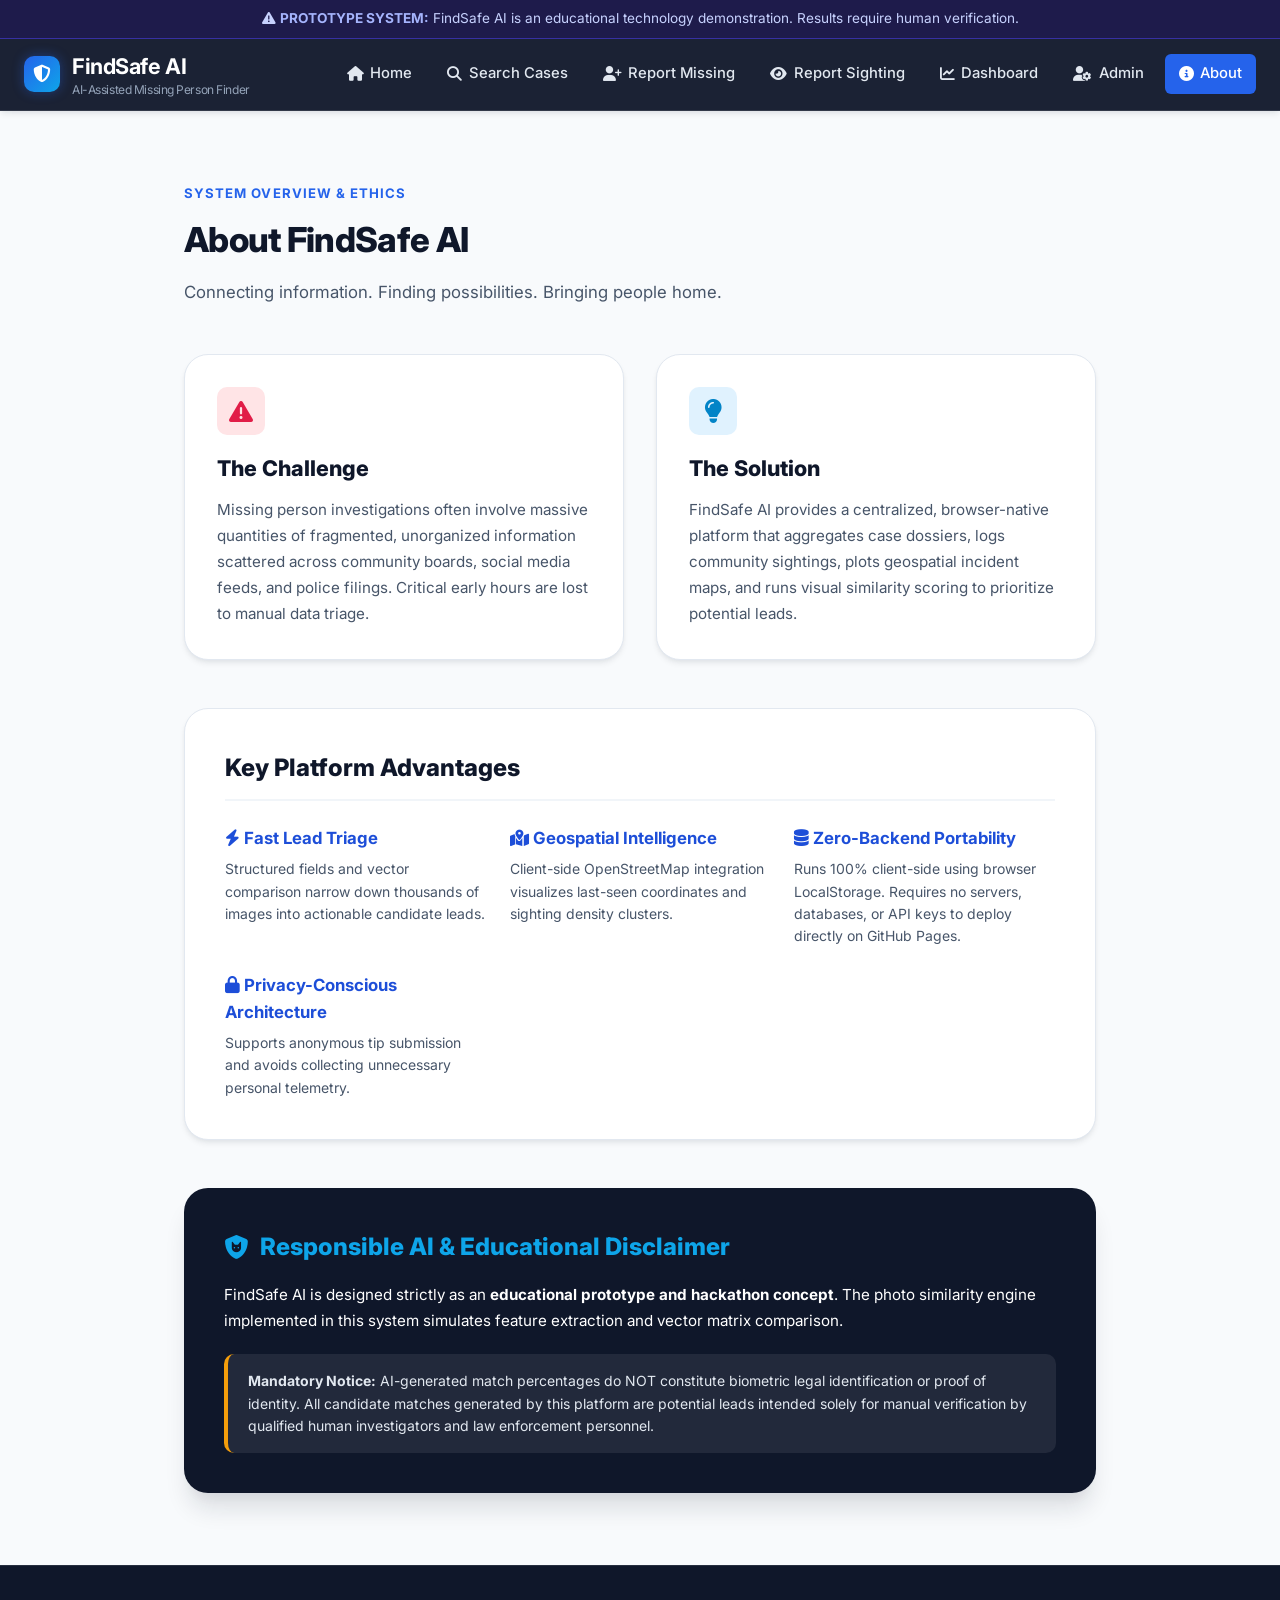
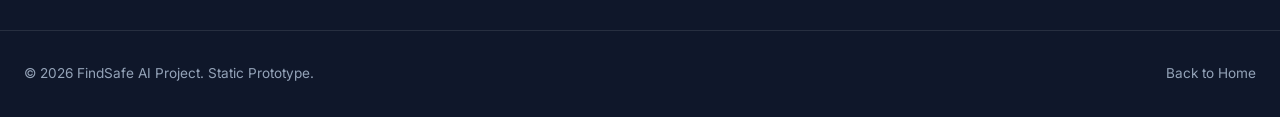
<file: about.html>
<!DOCTYPE html>
<html lang="en">
<head>
  <meta charset="UTF-8">
  <meta name="viewport" content="width=device-width, initial-scale=1.0">
  <title>About & Architecture – FindSafe AI</title>

  <link rel="preconnect" href="https://fonts.googleapis.com">
  <link rel="preconnect" href="https://fonts.gstatic.com" crossorigin>
  <link href="https://fonts.googleapis.com/css2?family=Inter:wght@400;500;600;700;800&family=JetBrains+Mono:wght@500;700&display=swap" rel="stylesheet">
  <link rel="stylesheet" href="https://cdnjs.cloudflare.com/ajax/libs/font-awesome/6.4.0/css/all.min.css">

  <link rel="stylesheet" href="css/style.css">
</head>
<body>

  <!-- Disclaimer Bar -->
  <div class="disclaimer-banner">
    <i class="fa-solid fa-triangle-exclamation"></i>
    <strong>PROTOTYPE SYSTEM:</strong> FindSafe AI is an educational technology demonstration. Results require human verification.
  </div>

  <!-- Header -->
  <header class="navbar">
    <div class="container navbar-container">
      <a href="index.html" class="brand-logo">
        <div class="logo-icon"><i class="fa-solid fa-shield-halved"></i></div>
        <div>
          FindSafe AI
          <span class="brand-tagline-sub">AI-Assisted Missing Person Finder</span>
        </div>
      </a>

      <button class="mobile-toggle" aria-label="Toggle navigation menu">
        <i class="fa-solid fa-bars"></i>
      </button>

      <nav>
        <ul class="nav-menu">
          <li><a href="index.html" class="nav-link"><i class="fa-solid fa-house"></i> Home</a></li>
          <li><a href="search.html" class="nav-link"><i class="fa-solid fa-magnifying-glass"></i> Search Cases</a></li>
          <li><a href="report.html" class="nav-link"><i class="fa-solid fa-user-plus"></i> Report Missing</a></li>
          <li><a href="sighting.html" class="nav-link"><i class="fa-solid fa-eye"></i> Report Sighting</a></li>
          <li><a href="dashboard.html" class="nav-link"><i class="fa-solid fa-chart-line"></i> Dashboard</a></li>
          <li><a href="admin.html" class="nav-link"><i class="fa-solid fa-user-gear"></i> Admin</a></li>
          <li><a href="about.html" class="nav-link active"><i class="fa-solid fa-circle-info"></i> About</a></li>
        </ul>
      </nav>
    </div>
  </header>

  <!-- Main Section -->
  <main class="section">
    <div class="container" style="max-width: 960px;">
      <div class="section-header" style="text-align: left; max-width: 100%; margin-bottom: 3rem;">
        <span class="section-subtitle">System Overview & Ethics</span>
        <h1 class="section-title">About FindSafe AI</h1>
        <p class="section-description">Connecting information. Finding possibilities. Bringing people home.</p>
      </div>

      <!-- Problem vs Solution -->
      <div style="display: grid; grid-template-columns: 1fr 1fr; gap: 2rem; margin-bottom: 3rem;">
        <div style="background: var(--white); border-radius: var(--radius-xl); padding: 2rem; border: 1px solid var(--neutral-200); box-shadow: var(--shadow-md);">
          <div style="width: 48px; height: 48px; border-radius: var(--radius-md); background: var(--rose-100); color: var(--rose-600); font-size: 1.5rem; display: flex; align-items: center; justify-content: center; margin-bottom: 1rem;">
            <i class="fa-solid fa-triangle-exclamation"></i>
          </div>
          <h3 style="font-size: 1.35rem; font-weight: 800; color: var(--primary-900); margin-bottom: 0.75rem;">The Challenge</h3>
          <p style="color: var(--neutral-600); line-height: 1.7; font-size: 0.95rem;">
            Missing person investigations often involve massive quantities of fragmented, unorganized information scattered across community boards, social media feeds, and police filings. Critical early hours are lost to manual data triage.
          </p>
        </div>

        <div style="background: var(--white); border-radius: var(--radius-xl); padding: 2rem; border: 1px solid var(--neutral-200); box-shadow: var(--shadow-md);">
          <div style="width: 48px; height: 48px; border-radius: var(--radius-md); background: var(--cyan-100); color: var(--cyan-600); font-size: 1.5rem; display: flex; align-items: center; justify-content: center; margin-bottom: 1rem;">
            <i class="fa-solid fa-lightbulb"></i>
          </div>
          <h3 style="font-size: 1.35rem; font-weight: 800; color: var(--primary-900); margin-bottom: 0.75rem;">The Solution</h3>
          <p style="color: var(--neutral-600); line-height: 1.7; font-size: 0.95rem;">
            FindSafe AI provides a centralized, browser-native platform that aggregates case dossiers, logs community sightings, plots geospatial incident maps, and runs visual similarity scoring to prioritize potential leads.
          </p>
        </div>
      </div>

      <!-- Core Platform Benefits -->
      <div style="background: var(--white); border-radius: var(--radius-xl); padding: 2.5rem; border: 1px solid var(--neutral-200); box-shadow: var(--shadow-md); margin-bottom: 3rem;">
        <h2 style="font-size: 1.5rem; font-weight: 800; color: var(--primary-900); margin-bottom: 1.5rem; border-bottom: 2px solid var(--neutral-100); padding-bottom: 0.75rem;">
          Key Platform Advantages
        </h2>
        <div style="display: grid; grid-template-columns: repeat(auto-fit, minmax(250px, 1fr)); gap: 1.5rem;">
          <div>
            <h4 style="font-size: 1.05rem; font-weight: 700; color: var(--accent-600); margin-bottom: 0.4rem;">
              <i class="fa-solid fa-bolt"></i> Fast Lead Triage
            </h4>
            <p style="font-size: 0.875rem; color: var(--neutral-600);">Structured fields and vector comparison narrow down thousands of images into actionable candidate leads.</p>
          </div>
          <div>
            <h4 style="font-size: 1.05rem; font-weight: 700; color: var(--accent-600); margin-bottom: 0.4rem;">
              <i class="fa-solid fa-map-location-dot"></i> Geospatial Intelligence
            </h4>
            <p style="font-size: 0.875rem; color: var(--neutral-600);">Client-side OpenStreetMap integration visualizes last-seen coordinates and sighting density clusters.</p>
          </div>
          <div>
            <h4 style="font-size: 1.05rem; font-weight: 700; color: var(--accent-600); margin-bottom: 0.4rem;">
              <i class="fa-solid fa-database"></i> Zero-Backend Portability
            </h4>
            <p style="font-size: 0.875rem; color: var(--neutral-600);">Runs 100% client-side using browser LocalStorage. Requires no servers, databases, or API keys to deploy directly on GitHub Pages.</p>
          </div>
          <div>
            <h4 style="font-size: 1.05rem; font-weight: 700; color: var(--accent-600); margin-bottom: 0.4rem;">
              <i class="fa-solid fa-lock"></i> Privacy-Conscious Architecture
            </h4>
            <p style="font-size: 0.875rem; color: var(--neutral-600);">Supports anonymous tip submission and avoids collecting unnecessary personal telemetry.</p>
          </div>
        </div>
      </div>

      <!-- Responsible AI Disclaimer Box -->
      <div style="background: var(--primary-900); color: var(--white); border-radius: var(--radius-xl); padding: 2.5rem; box-shadow: var(--shadow-xl);" id="privacy">
        <h2 style="font-size: 1.5rem; font-weight: 800; color: var(--cyan-500); margin-bottom: 1rem; display: flex; align-items: center; gap: 0.75rem;">
          <i class="fa-solid fa-shield-cat"></i> Responsible AI & Educational Disclaimer
        </h2>
        <p style="color: var(--neutral-300); line-height: 1.7; font-size: 0.95rem; margin-bottom: 1.25rem;">
          FindSafe AI is designed strictly as an <strong>educational prototype and hackathon concept</strong>. The photo similarity engine implemented in this system simulates feature extraction and vector matrix comparison.
        </p>
        <div style="background: rgba(255,255,255,0.08); border-left: 4px solid var(--amber-500); padding: 1rem 1.25rem; border-radius: var(--radius-md); font-size: 0.875rem; color: var(--neutral-200);">
          <strong>Mandatory Notice:</strong> AI-generated match percentages do NOT constitute biometric legal identification or proof of identity. All candidate matches generated by this platform are potential leads intended solely for manual verification by qualified human investigators and law enforcement personnel.
        </div>
      </div>

    </div>
  </main>

  <!-- Footer -->
  <footer class="footer">
    <div class="container footer-bottom">
      <div>&copy; 2026 FindSafe AI Project. Static Prototype.</div>
      <div><a href="index.html" style="color:var(--neutral-400);">Back to Home</a></div>
    </div>
  </footer>

  <script src="js/data.js"></script>
  <script src="js/storage.js"></script>
  <script src="js/app.js"></script>

</body>
</html>
</file>
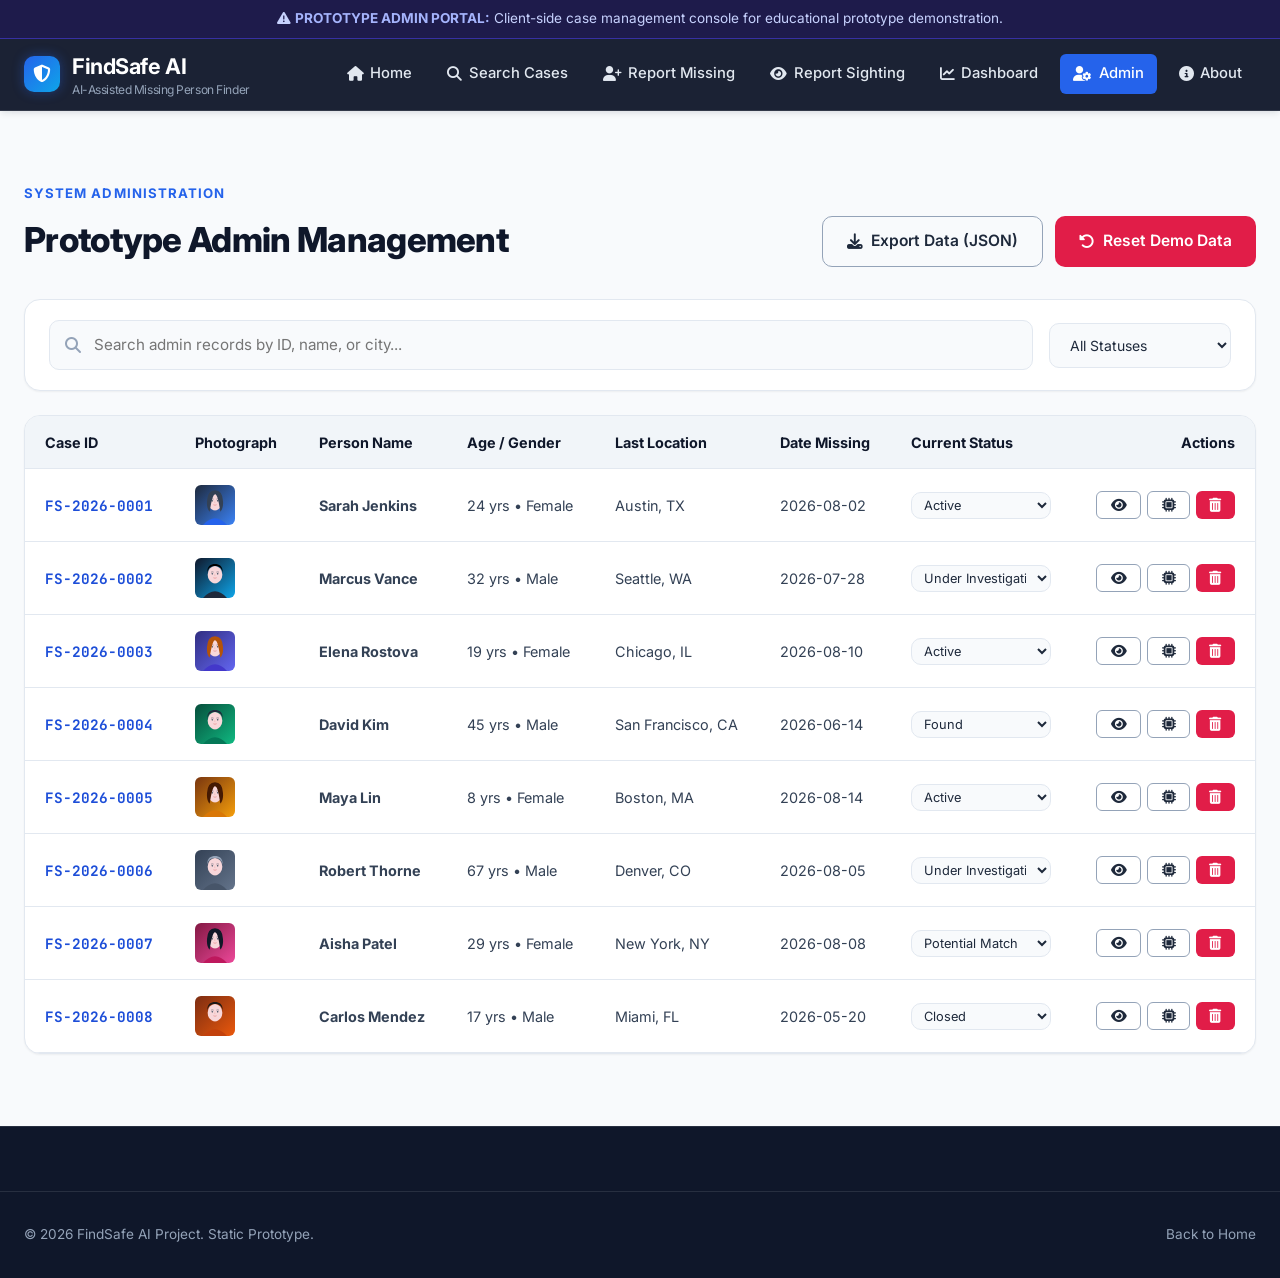
<file: admin.html>
<!DOCTYPE html>
<html lang="en">
<head>
  <meta charset="UTF-8">
  <meta name="viewport" content="width=device-width, initial-scale=1.0">
  <title>Admin Case Management – FindSafe AI</title>

  <link rel="preconnect" href="https://fonts.googleapis.com">
  <link rel="preconnect" href="https://fonts.gstatic.com" crossorigin>
  <link href="https://fonts.googleapis.com/css2?family=Inter:wght@400;500;600;700;800&family=JetBrains+Mono:wght@500;700&display=swap" rel="stylesheet">
  <link rel="stylesheet" href="https://cdnjs.cloudflare.com/ajax/libs/font-awesome/6.4.0/css/all.min.css">

  <link rel="stylesheet" href="css/style.css">
</head>
<body>

  <!-- Disclaimer Bar -->
  <div class="disclaimer-banner">
    <i class="fa-solid fa-triangle-exclamation"></i>
    <strong>PROTOTYPE ADMIN PORTAL:</strong> Client-side case management console for educational prototype demonstration.
  </div>

  <!-- Header -->
  <header class="navbar">
    <div class="container navbar-container">
      <a href="index.html" class="brand-logo">
        <div class="logo-icon"><i class="fa-solid fa-shield-halved"></i></div>
        <div>
          FindSafe AI
          <span class="brand-tagline-sub">AI-Assisted Missing Person Finder</span>
        </div>
      </a>

      <button class="mobile-toggle" aria-label="Toggle navigation menu">
        <i class="fa-solid fa-bars"></i>
      </button>

      <nav>
        <ul class="nav-menu">
          <li><a href="index.html" class="nav-link"><i class="fa-solid fa-house"></i> Home</a></li>
          <li><a href="search.html" class="nav-link"><i class="fa-solid fa-magnifying-glass"></i> Search Cases</a></li>
          <li><a href="report.html" class="nav-link"><i class="fa-solid fa-user-plus"></i> Report Missing</a></li>
          <li><a href="sighting.html" class="nav-link"><i class="fa-solid fa-eye"></i> Report Sighting</a></li>
          <li><a href="dashboard.html" class="nav-link"><i class="fa-solid fa-chart-line"></i> Dashboard</a></li>
          <li><a href="admin.html" class="nav-link active"><i class="fa-solid fa-user-gear"></i> Admin</a></li>
          <li><a href="about.html" class="nav-link"><i class="fa-solid fa-circle-info"></i> About</a></li>
        </ul>
      </nav>
    </div>
  </header>

  <!-- Main Content -->
  <main class="section">
    <div class="container">
      
      <!-- Page Header & Action Bar -->
      <div style="display: flex; justify-content: space-between; align-items: flex-end; margin-bottom: 2rem; flex-wrap: wrap; gap: 1rem;">
        <div>
          <span class="section-subtitle">System Administration</span>
          <h1 class="section-title" style="margin-bottom: 0;">Prototype Admin Management</h1>
        </div>
        <div style="display: flex; gap: 0.75rem; flex-wrap: wrap;">
          <button class="btn btn-outline" onclick="exportJSON()">
            <i class="fa-solid fa-download"></i> Export Data (JSON)
          </button>
          <button class="btn btn-danger" onclick="confirmMasterReset()">
            <i class="fa-solid fa-rotate-left"></i> Reset Demo Data
          </button>
        </div>
      </div>

      <!-- Admin Toolbar Search -->
      <div class="toolbar-card" style="margin-bottom: 1.5rem;">
        <div style="flex: 1; position: relative;">
          <i class="fa-solid fa-magnifying-glass" style="position: absolute; left: 1rem; top: 50%; transform: translateY(-50%); color: var(--neutral-400);"></i>
          <input type="text" id="admin-search-input" class="form-control" placeholder="Search admin records by ID, name, or city..." style="padding-left: 2.75rem;">
        </div>
        <div>
          <select id="admin-filter-status" class="form-control" style="font-size: 0.875rem;">
            <option value="All">All Statuses</option>
            <option value="Active">Active</option>
            <option value="Under Investigation">Under Investigation</option>
            <option value="Potential Match">Potential Match</option>
            <option value="Found">Found</option>
            <option value="Closed">Closed</option>
          </select>
        </div>
      </div>

      <!-- Data Table -->
      <div class="table-responsive">
        <table class="data-table">
          <thead>
            <tr>
              <th>Case ID</th>
              <th>Photograph</th>
              <th>Person Name</th>
              <th>Age / Gender</th>
              <th>Last Location</th>
              <th>Date Missing</th>
              <th>Current Status</th>
              <th style="text-align: right;">Actions</th>
            </tr>
          </thead>
          <tbody id="admin-cases-tbody">
            <!-- Rendered dynamically -->
          </tbody>
        </table>
      </div>

    </div>
  </main>

  <!-- Master Reset Confirmation Modal -->
  <div class="modal-overlay" id="reset-confirm-modal">
    <div class="modal-dialog">
      <div class="modal-header" style="background: var(--rose-600); color: var(--white);">
        <h3 class="modal-title" style="color: var(--white);"><i class="fa-solid fa-triangle-exclamation"></i> Confirm Reset Demo Data</h3>
        <button class="modal-close" style="color: var(--white);" onclick="closeModal('reset-confirm-modal')">&times;</button>
      </div>
      <div class="modal-body" style="padding: 1.75rem; text-align: center;">
        <i class="fa-solid fa-trash-can-arrow-up" style="font-size: 3rem; color: var(--rose-500); margin-bottom: 1rem;"></i>
        <h3 style="font-size: 1.3rem; color: var(--primary-900); font-weight: 800; margin-bottom: 0.5rem;">Restore Seed Demo Dataset?</h3>
        <p style="color: var(--neutral-600); font-size: 0.95rem; margin-bottom: 1.5rem;">
          This will wipe any custom missing person cases or sightings stored in browser localStorage and restore the original 8 demo cases.
        </p>
        <div style="display: flex; gap: 1rem; justify-content: center;">
          <button class="btn btn-outline" onclick="closeModal('reset-confirm-modal')">Cancel</button>
          <button class="btn btn-danger" onclick="executeMasterReset()">Yes, Restore Seed Data</button>
        </div>
      </div>
    </div>
  </div>

  <!-- Footer -->
  <footer class="footer">
    <div class="container footer-bottom">
      <div>&copy; 2026 FindSafe AI Project. Static Prototype.</div>
      <div><a href="index.html" style="color:var(--neutral-400);">Back to Home</a></div>
    </div>
  </footer>

  <script src="js/data.js"></script>
  <script src="js/storage.js"></script>
  <script src="js/app.js"></script>
  <script src="js/matching.js"></script>

  <script>
    document.addEventListener("DOMContentLoaded", () => {
      renderAdminTable();

      document.getElementById("admin-search-input").addEventListener("input", renderAdminTable);
      document.getElementById("admin-filter-status").addEventListener("change", renderAdminTable);
    });

    function renderAdminTable() {
      const tbody = document.getElementById("admin-cases-tbody");
      if (!tbody) return;

      let cases = getCases();
      const query = document.getElementById("admin-search-input").value.toLowerCase().trim();
      const statusFilter = document.getElementById("admin-filter-status").value;

      if (statusFilter !== "All") {
        cases = cases.filter(c => c.status === statusFilter);
      }

      if (query !== "") {
        cases = cases.filter(c => 
          c.name.toLowerCase().includes(query) ||
          c.id.toLowerCase().includes(query) ||
          c.city.toLowerCase().includes(query)
        );
      }

      if (cases.length === 0) {
        tbody.innerHTML = `
          <tr>
            <td colspan="8" style="text-align: center; padding: 3rem; color: var(--neutral-500);">
              No administrative records found matching criteria.
            </td>
          </tr>
        `;
        return;
      }

      tbody.innerHTML = cases.map(c => `
        <tr>
          <td><strong style="font-family: var(--font-mono); color: var(--accent-600);">${c.id}</strong></td>
          <td><img src="${c.photo}" alt="${c.name}" style="width: 40px; height: 40px; border-radius: var(--radius-sm); object-fit: cover;"/></td>
          <td><strong>${c.name}</strong></td>
          <td>${c.age} yrs • ${c.gender}</td>
          <td>${c.city}, ${c.state}</td>
          <td>${c.dateMissing}</td>
          <td>
            <select class="form-control" style="font-size: 0.8rem; padding: 0.25rem 0.5rem; width: 140px;" onchange="handleAdminStatusChange('${c.id}', this.value)">
              <option value="Active" ${c.status === "Active" ? "selected" : ""}>Active</option>
              <option value="Under Investigation" ${c.status === "Under Investigation" ? "selected" : ""}>Under Investigation</option>
              <option value="Potential Match" ${c.status === "Potential Match" ? "selected" : ""}>Potential Match</option>
              <option value="Found" ${c.status === "Found" ? "selected" : ""}>Found</option>
              <option value="Closed" ${c.status === "Closed" ? "selected" : ""}>Closed</option>
            </select>
          </td>
          <td style="text-align: right;">
            <div style="display: flex; gap: 0.35rem; justify-content: flex-end;">
              <a href="case.html?id=${c.id}" class="btn btn-outline btn-sm" title="View Dossier"><i class="fa-solid fa-eye"></i></a>
              <button class="btn btn-outline btn-sm" onclick="openAIMatchModal('${c.id}')" title="Run AI Match"><i class="fa-solid fa-microchip"></i></button>
              <button class="btn btn-danger btn-sm" onclick="handleAdminDeleteRecord('${c.id}', '${c.name}')" title="Delete Record"><i class="fa-solid fa-trash-can"></i></button>
            </div>
          </td>
        </tr>
      `).join("");
    }

    function handleAdminStatusChange(id, newStatus) {
      updateCase(id, { status: newStatus });
      showToast(`Status updated to "${newStatus}" for Case ${id}`, "success");
    }

    function handleAdminDeleteRecord(id, name) {
      if (confirm(`Are you sure you want to delete record "${name}" (${id})?`)) {
        deleteCase(id);
        renderAdminTable();
        showToast(`Record ${id} deleted`, "danger");
      }
    }

    function confirmMasterReset() {
      openModal("reset-confirm-modal");
    }

    function executeMasterReset() {
      resetDemoData();
      closeModal("reset-confirm-modal");
      renderAdminTable();
      showToast("Seed demo dataset successfully restored!", "success");
    }
  </script>
</body>
</html>
</file>
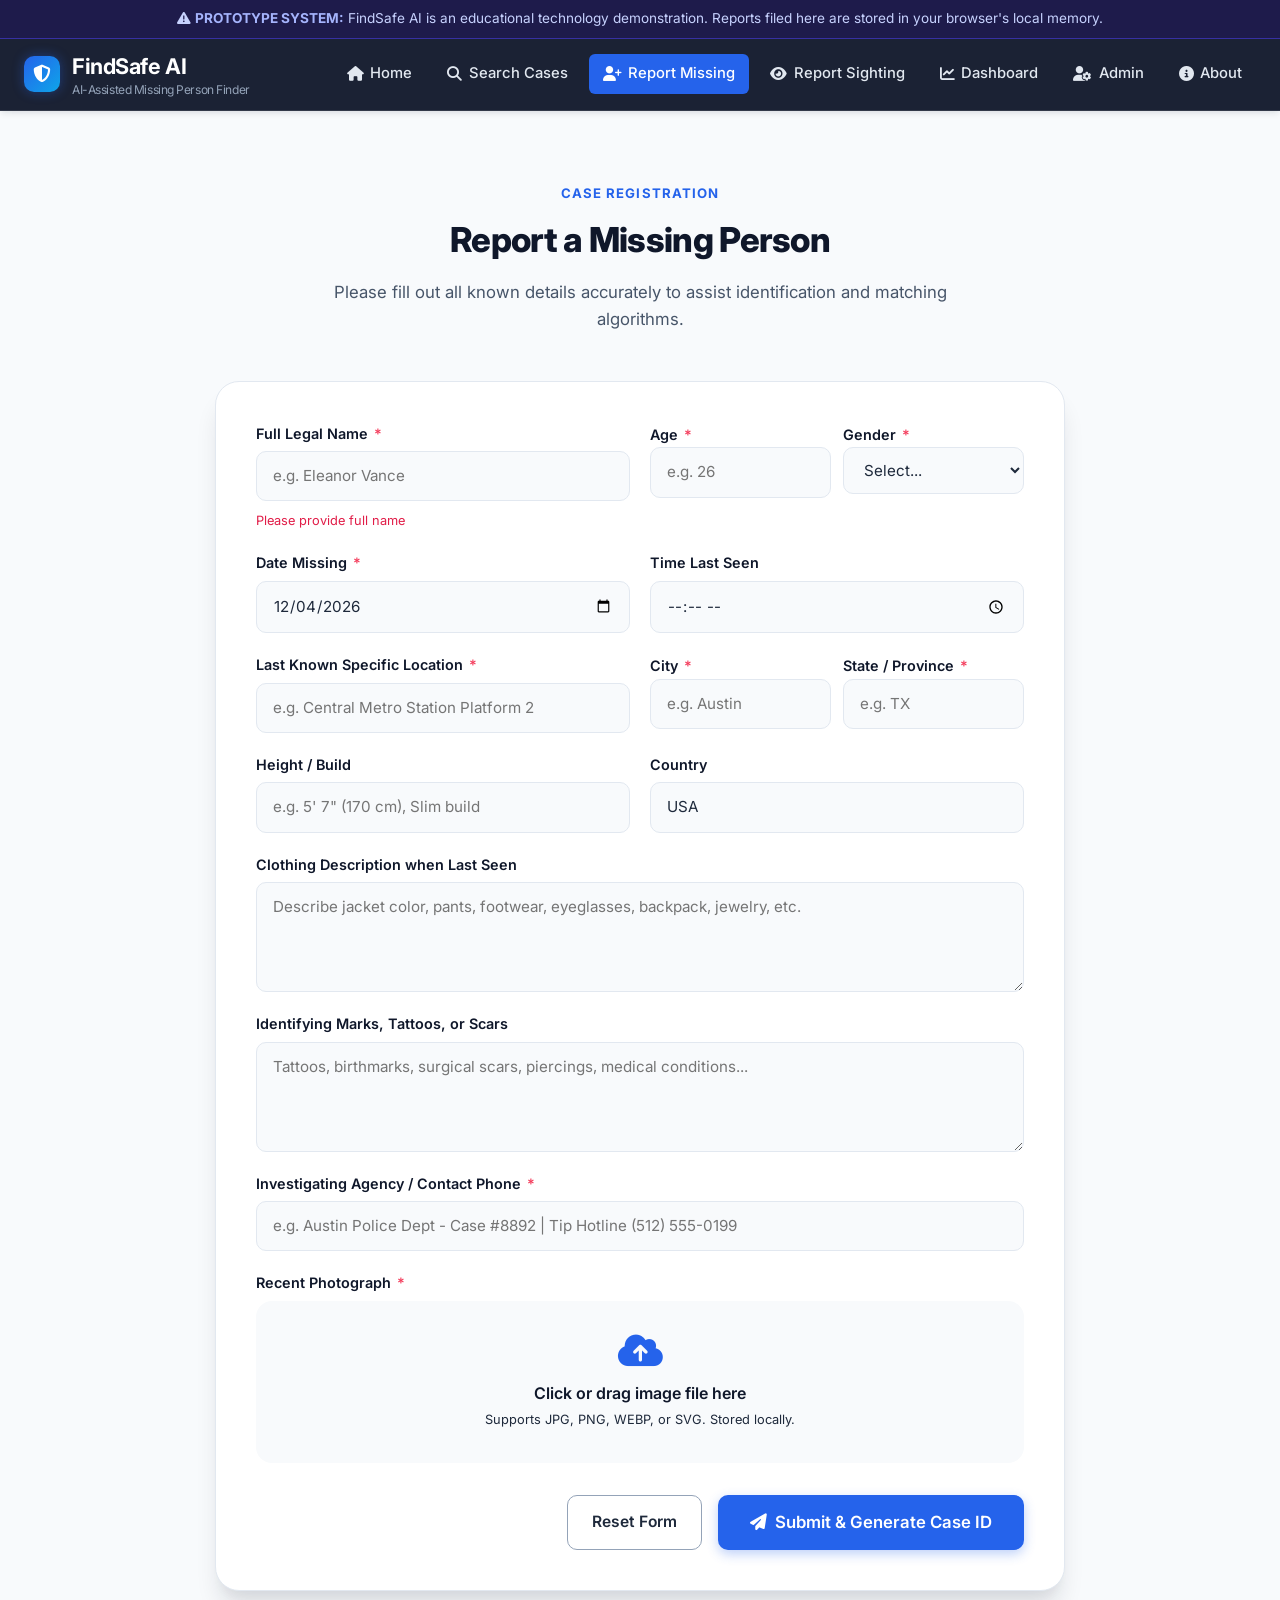
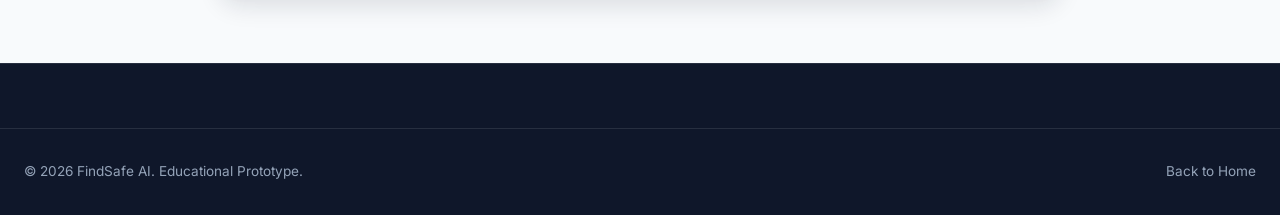
<file: report.html>
<!DOCTYPE html>
<html lang="en">
<head>
  <meta charset="UTF-8">
  <meta name="viewport" content="width=device-width, initial-scale=1.0">
  <title>Report Missing Person – FindSafe AI</title>

  <link rel="preconnect" href="https://fonts.googleapis.com">
  <link rel="preconnect" href="https://fonts.gstatic.com" crossorigin>
  <link href="https://fonts.googleapis.com/css2?family=Inter:wght@400;500;600;700;800&family=JetBrains+Mono:wght@500;700&display=swap" rel="stylesheet">
  <link rel="stylesheet" href="https://cdnjs.cloudflare.com/ajax/libs/font-awesome/6.4.0/css/all.min.css">

  <link rel="stylesheet" href="css/style.css">
</head>
<body>

  <!-- Safety & Educational Disclaimer Bar -->
  <div class="disclaimer-banner">
    <i class="fa-solid fa-triangle-exclamation"></i>
    <strong>PROTOTYPE SYSTEM:</strong> FindSafe AI is an educational technology demonstration. Reports filed here are stored in your browser's local memory.
  </div>

  <!-- Header -->
  <header class="navbar">
    <div class="container navbar-container">
      <a href="index.html" class="brand-logo">
        <div class="logo-icon"><i class="fa-solid fa-shield-halved"></i></div>
        <div>
          FindSafe AI
          <span class="brand-tagline-sub">AI-Assisted Missing Person Finder</span>
        </div>
      </a>

      <button class="mobile-toggle" aria-label="Toggle navigation menu">
        <i class="fa-solid fa-bars"></i>
      </button>

      <nav>
        <ul class="nav-menu">
          <li><a href="index.html" class="nav-link"><i class="fa-solid fa-house"></i> Home</a></li>
          <li><a href="search.html" class="nav-link"><i class="fa-solid fa-magnifying-glass"></i> Search Cases</a></li>
          <li><a href="report.html" class="nav-link active"><i class="fa-solid fa-user-plus"></i> Report Missing</a></li>
          <li><a href="sighting.html" class="nav-link"><i class="fa-solid fa-eye"></i> Report Sighting</a></li>
          <li><a href="dashboard.html" class="nav-link"><i class="fa-solid fa-chart-line"></i> Dashboard</a></li>
          <li><a href="admin.html" class="nav-link"><i class="fa-solid fa-user-gear"></i> Admin</a></li>
          <li><a href="about.html" class="nav-link"><i class="fa-solid fa-circle-info"></i> About</a></li>
        </ul>
      </nav>
    </div>
  </header>

  <!-- Main Content -->
  <main class="section">
    <div class="container">
      <div class="section-header">
        <span class="section-subtitle">Case Registration</span>
        <h1 class="section-title">Report a Missing Person</h1>
        <p class="section-description">Please fill out all known details accurately to assist identification and matching algorithms.</p>
      </div>

      <div class="form-card">
        <form id="missing-person-form" novalidate>
          <div class="form-grid">
            
            <!-- Full Name -->
            <div class="form-group">
              <label class="form-label" for="full-name">Full Legal Name <span class="required">*</span></label>
              <input type="text" id="full-name" class="form-control" placeholder="e.g. Eleanor Vance" required>
              <div class="invalid-feedback" id="err-full-name">Please provide full name</div>
            </div>

            <!-- Age & Gender -->
            <div class="form-group" style="display: grid; grid-template-columns: 1fr 1fr; gap: 0.75rem;">
              <div>
                <label class="form-label" for="age">Age <span class="required">*</span></label>
                <input type="number" id="age" class="form-control" placeholder="e.g. 26" min="0" max="120" required>
              </div>
              <div>
                <label class="form-label" for="gender">Gender <span class="required">*</span></label>
                <select id="gender" class="form-control" required>
                  <option value="">Select...</option>
                  <option value="Female">Female</option>
                  <option value="Male">Male</option>
                  <option value="Non-Binary">Non-Binary</option>
                  <option value="Other">Other</option>
                </select>
              </div>
            </div>

            <!-- Date & Time Missing -->
            <div class="form-group">
              <label class="form-label" for="date-missing">Date Missing <span class="required">*</span></label>
              <input type="date" id="date-missing" class="form-control" required>
            </div>

            <div class="form-group">
              <label class="form-label" for="time-missing">Time Last Seen</label>
              <input type="time" id="time-missing" class="form-control">
            </div>

            <!-- Last Seen Location & City -->
            <div class="form-group">
              <label class="form-label" for="last-location">Last Known Specific Location <span class="required">*</span></label>
              <input type="text" id="last-location" class="form-control" placeholder="e.g. Central Metro Station Platform 2" required>
            </div>

            <div class="form-group" style="display: grid; grid-template-columns: 1fr 1fr; gap: 0.75rem;">
              <div>
                <label class="form-label" for="city">City <span class="required">*</span></label>
                <input type="text" id="city" class="form-control" placeholder="e.g. Austin" required>
              </div>
              <div>
                <label class="form-label" for="state">State / Province <span class="required">*</span></label>
                <input type="text" id="state" class="form-control" placeholder="e.g. TX" required>
              </div>
            </div>

            <!-- Height & Country -->
            <div class="form-group">
              <label class="form-label" for="height">Height / Build</label>
              <input type="text" id="height" class="form-control" placeholder="e.g. 5' 7&quot; (170 cm), Slim build">
            </div>

            <div class="form-group">
              <label class="form-label" for="country">Country</label>
              <input type="text" id="country" class="form-control" value="USA">
            </div>

            <!-- Clothing Description -->
            <div class="form-group full-width">
              <label class="form-label" for="clothing">Clothing Description when Last Seen</label>
              <textarea id="clothing" class="form-control" placeholder="Describe jacket color, pants, footwear, eyeglasses, backpack, jewelry, etc."></textarea>
            </div>

            <!-- Identifying Marks -->
            <div class="form-group full-width">
              <label class="form-label" for="identifying-marks">Identifying Marks, Tattoos, or Scars</label>
              <textarea id="identifying-marks" class="form-control" placeholder="Tattoos, birthmarks, surgical scars, piercings, medical conditions..."></textarea>
            </div>

            <!-- Contact Details -->
            <div class="form-group full-width">
              <label class="form-label" for="contact-info">Investigating Agency / Contact Phone <span class="required">*</span></label>
              <input type="text" id="contact-info" class="form-control" placeholder="e.g. Austin Police Dept - Case #8892 | Tip Hotline (512) 555-0199" required>
            </div>

            <!-- Photo Upload Dropzone -->
            <div class="form-group full-width">
              <label class="form-label">Recent Photograph <span class="required">*</span></label>
              <div class="upload-dropzone" id="photo-dropzone" onclick="document.getElementById('photo-input').click()">
                <i class="fa-solid fa-cloud-arrow-up upload-icon"></i>
                <div style="font-weight: 600; color: var(--primary-900);">Click or drag image file here</div>
                <div style="font-size: 0.8rem; color: var(--neutral-500); margin-top: 0.25rem;">Supports JPG, PNG, WEBP, or SVG. Stored locally.</div>
                <input type="file" id="photo-input" accept="image/*" style="display: none;">
                <img id="photo-preview" class="upload-preview" style="display: none;" alt="Preview missing person photo">
              </div>
            </div>

          </div>

          <div style="margin-top: 2rem; display: flex; justify-content: flex-end; gap: 1rem;">
            <button type="reset" class="btn btn-outline">Reset Form</button>
            <button type="submit" class="btn btn-primary btn-lg">
              <i class="fa-solid fa-paper-plane"></i> Submit & Generate Case ID
            </button>
          </div>
        </form>
      </div>
    </div>
  </main>

  <!-- Success Confirmation Modal -->
  <div class="modal-overlay" id="report-success-modal">
    <div class="modal-dialog">
      <div class="modal-header" style="background: var(--emerald-600); color: var(--white);">
        <h3 class="modal-title" style="color: var(--white);"><i class="fa-solid fa-circle-check"></i> Case Registered Successfully</h3>
        <button class="modal-close" style="color: var(--white);" onclick="closeModal('report-success-modal')">&times;</button>
      </div>
      <div class="modal-body" style="text-align: center; padding: 2rem 1.5rem;">
        <div style="width: 70px; height: 70px; border-radius: 50%; background: var(--emerald-100); color: var(--emerald-600); font-size: 2.2rem; display: flex; align-items: center; justify-content: center; margin: 0 auto 1.25rem;">
          <i class="fa-solid fa-shield-check"></i>
        </div>
        <h3 style="font-size: 1.5rem; color: var(--primary-900); font-weight: 800; margin-bottom: 0.5rem;">Unique Case ID Generated</h3>
        <p style="color: var(--neutral-600); margin-bottom: 1.5rem;">
          The missing person record has been saved in your local prototype session. Keep this Case ID for future reference and sighting tracking.
        </p>

        <div style="background: var(--primary-900); color: var(--cyan-500); padding: 1.25rem; border-radius: var(--radius-lg); font-family: var(--font-mono); font-size: 1.75rem; font-weight: 700; letter-spacing: 0.05em; display: flex; align-items: center; justify-content: center; gap: 1rem; margin-bottom: 1.5rem;" id="modal-case-id-display">
          <span>FS-2026-0000</span>
          <button class="btn btn-sm btn-secondary" onclick="copyToClipboard(document.querySelector('#modal-case-id-display span').textContent)">
            <i class="fa-solid fa-copy"></i> Copy
          </button>
        </div>

        <div style="display: flex; gap: 1rem; justify-content: center;">
          <a href="search.html" class="btn btn-outline">View Directory</a>
          <a href="" id="modal-dossier-btn" class="btn btn-primary">Open Dossier Page</a>
        </div>
      </div>
    </div>
  </div>

  <!-- Footer -->
  <footer class="footer">
    <div class="container footer-bottom">
      <div>&copy; 2026 FindSafe AI. Educational Prototype.</div>
      <div><a href="index.html" style="color:var(--neutral-400);">Back to Home</a></div>
    </div>
  </footer>

  <script src="js/data.js"></script>
  <script src="js/storage.js"></script>
  <script src="js/app.js"></script>

  <script>
    let uploadedPhotoDataUrl = null;

    document.addEventListener("DOMContentLoaded", () => {
      // Set default date missing to today
      const dateInput = document.getElementById("date-missing");
      if (dateInput) {
        dateInput.value = new Date().toISOString().split("T")[0];
      }

      // Handle Image File Drag/Drop or Select
      const photoInput = document.getElementById("photo-input");
      const dropzone = document.getElementById("photo-dropzone");
      const previewImg = document.getElementById("photo-preview");

      if (photoInput) {
        photoInput.addEventListener("change", (e) => {
          const file = e.target.files[0];
          if (file) handlePhotoFile(file);
        });
      }

      function handlePhotoFile(file) {
        const reader = new FileReader();
        reader.onload = (e) => {
          uploadedPhotoDataUrl = e.target.result;
          previewImg.src = uploadedPhotoDataUrl;
          previewImg.style.display = "block";
        };
        reader.readAsDataURL(file);
      }

      // Form Submit Handler
      const form = document.getElementById("missing-person-form");
      form.addEventListener("submit", (e) => {
        e.preventDefault();

        const name = document.getElementById("full-name").value.trim();
        const age = document.getElementById("age").value;
        const gender = document.getElementById("gender").value;
        const dateMissing = document.getElementById("date-missing").value;
        const timeMissing = document.getElementById("time-missing").value;
        const lastLocation = document.getElementById("last-location").value.trim();
        const city = document.getElementById("city").value.trim();
        const state = document.getElementById("state").value.trim();
        const contactInfo = document.getElementById("contact-info").value.trim();

        if (!name || !age || !gender || !dateMissing || !lastLocation || !city || !state || !contactInfo) {
          showToast("Please fill in all required fields (*)", "warning");
          return;
        }

        const caseId = generateCaseId();

        // Fallback vector photo if user didn't select an image
        const photo = uploadedPhotoDataUrl || createAvatarSvg("#0f172a", "#3b82f6", "#1d4ed8", "#1e293b", gender === "Female");

        const newCase = {
          id: caseId,
          name: name,
          age: parseInt(age, 10),
          gender: gender,
          dateMissing: dateMissing,
          timeMissing: timeMissing || "Unknown",
          lastSeenLocation: lastLocation,
          city: city,
          state: state,
          country: document.getElementById("country").value.trim() || "USA",
          height: document.getElementById("height").value.trim(),
          clothingDescription: document.getElementById("clothing").value.trim(),
          identifyingMarks: document.getElementById("identifying-marks").value.trim(),
          contactInfo: contactInfo,
          additionalInfo: "New case reported via public registration portal.",
          status: "Active",
          createdAt: new Date().toISOString(),
          photo: photo,
          lat: 30.2672,
          lng: -97.7431
        };

        saveCase(newCase);

        // Display Success Modal
        document.querySelector("#modal-case-id-display span").textContent = caseId;
        document.getElementById("modal-dossier-btn").href = `case.html?id=${caseId}`;
        openModal("report-success-modal");

        showToast("Missing person case registered successfully!", "success");
      });
    });
  </script>
</body>
</html>
</file>
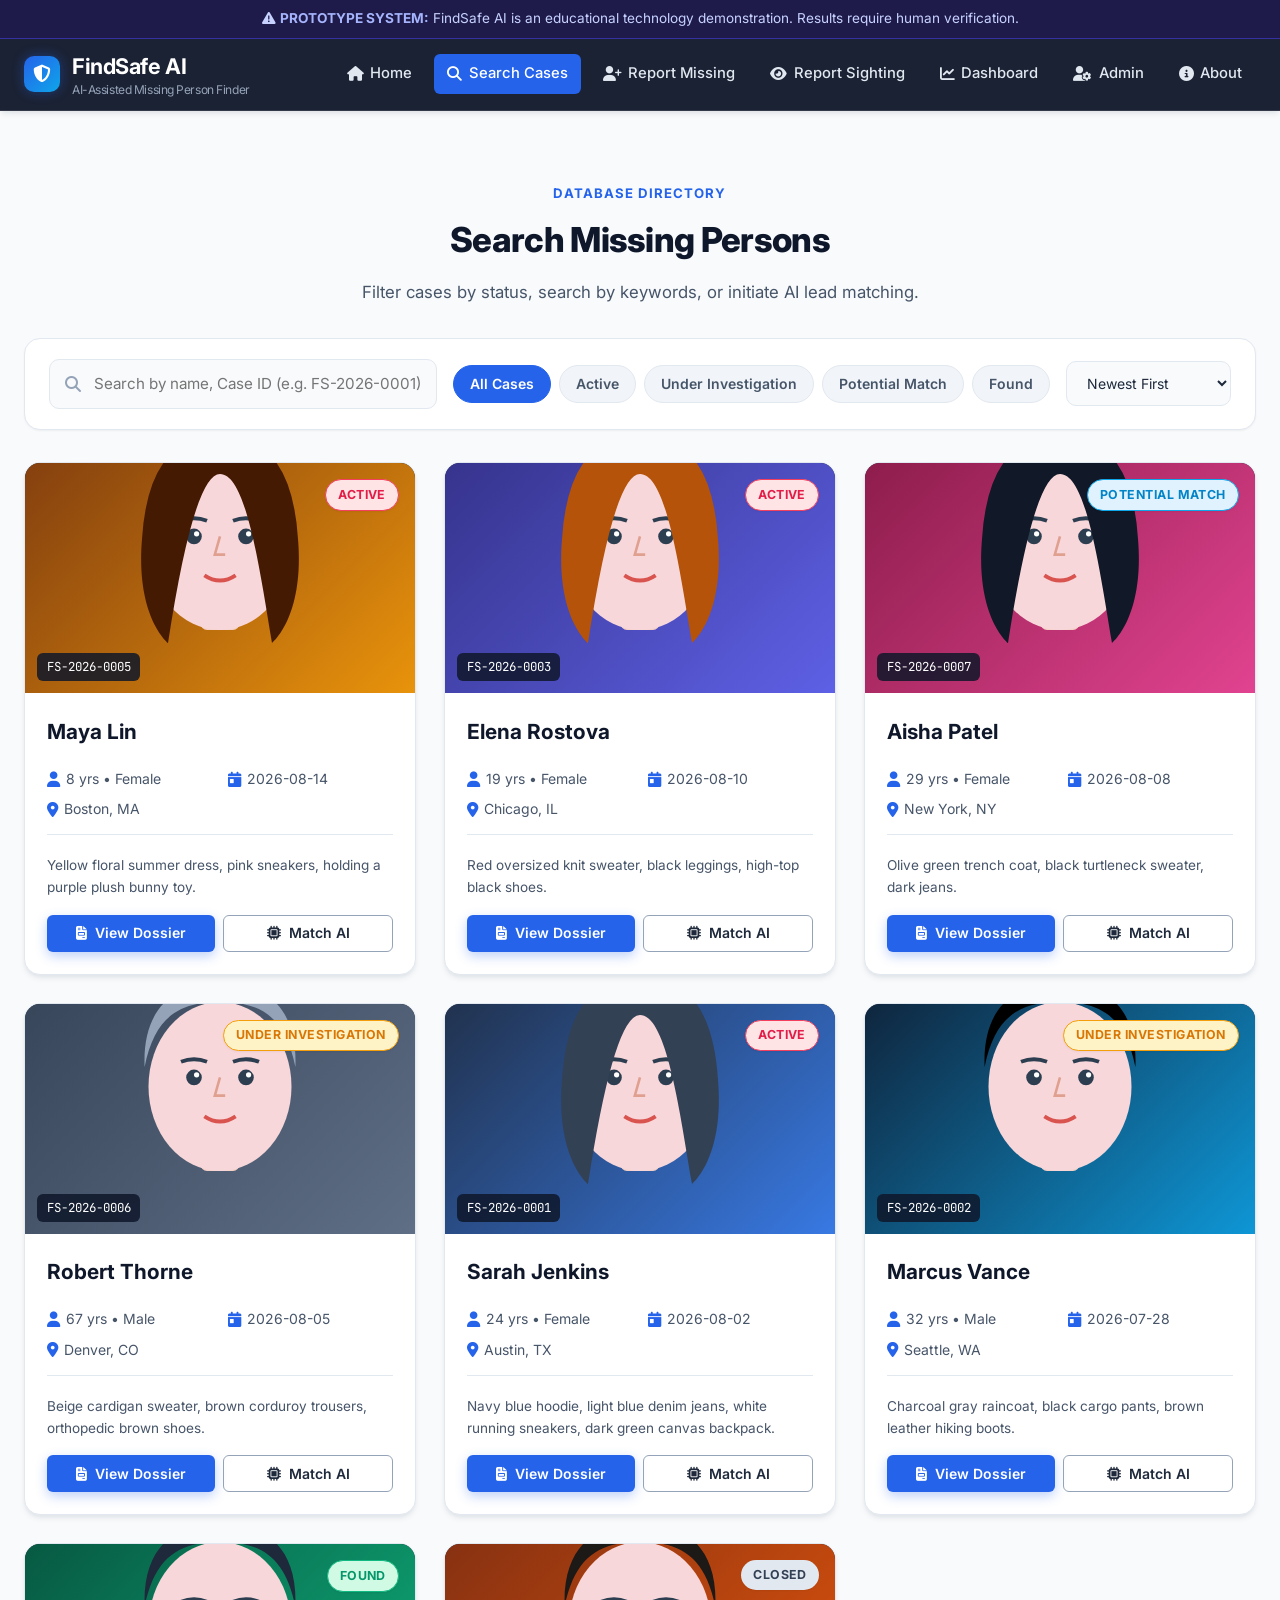
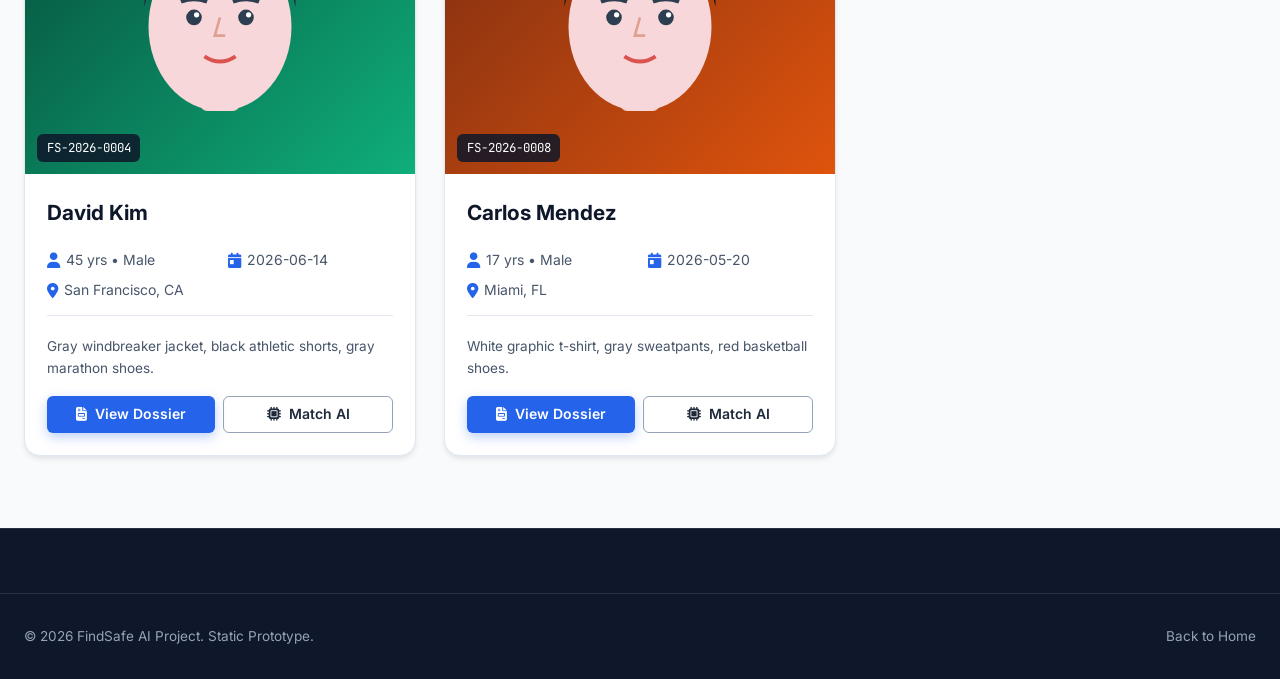
<file: search.html>
<!DOCTYPE html>
<html lang="en">
<head>
  <meta charset="UTF-8">
  <meta name="viewport" content="width=device-width, initial-scale=1.0">
  <title>Search Missing Persons – FindSafe AI</title>

  <link rel="preconnect" href="https://fonts.googleapis.com">
  <link rel="preconnect" href="https://fonts.gstatic.com" crossorigin>
  <link href="https://fonts.googleapis.com/css2?family=Inter:wght@400;500;600;700;800&family=JetBrains+Mono:wght@500;700&display=swap" rel="stylesheet">
  <link rel="stylesheet" href="https://cdnjs.cloudflare.com/ajax/libs/font-awesome/6.4.0/css/all.min.css">

  <link rel="stylesheet" href="css/style.css">
</head>
<body>

  <!-- Disclaimer Bar -->
  <div class="disclaimer-banner">
    <i class="fa-solid fa-triangle-exclamation"></i>
    <strong>PROTOTYPE SYSTEM:</strong> FindSafe AI is an educational technology demonstration. Results require human verification.
  </div>

  <!-- Header -->
  <header class="navbar">
    <div class="container navbar-container">
      <a href="index.html" class="brand-logo">
        <div class="logo-icon"><i class="fa-solid fa-shield-halved"></i></div>
        <div>
          FindSafe AI
          <span class="brand-tagline-sub">AI-Assisted Missing Person Finder</span>
        </div>
      </a>

      <button class="mobile-toggle" aria-label="Toggle navigation menu">
        <i class="fa-solid fa-bars"></i>
      </button>

      <nav>
        <ul class="nav-menu">
          <li><a href="index.html" class="nav-link"><i class="fa-solid fa-house"></i> Home</a></li>
          <li><a href="search.html" class="nav-link active"><i class="fa-solid fa-magnifying-glass"></i> Search Cases</a></li>
          <li><a href="report.html" class="nav-link"><i class="fa-solid fa-user-plus"></i> Report Missing</a></li>
          <li><a href="sighting.html" class="nav-link"><i class="fa-solid fa-eye"></i> Report Sighting</a></li>
          <li><a href="dashboard.html" class="nav-link"><i class="fa-solid fa-chart-line"></i> Dashboard</a></li>
          <li><a href="admin.html" class="nav-link"><i class="fa-solid fa-user-gear"></i> Admin</a></li>
          <li><a href="about.html" class="nav-link"><i class="fa-solid fa-circle-info"></i> About</a></li>
        </ul>
      </nav>
    </div>
  </header>

  <!-- Main Section -->
  <main class="section">
    <div class="container">
      <div class="section-header" style="margin-bottom: 2rem;">
        <span class="section-subtitle">Database Directory</span>
        <h1 class="section-title">Search Missing Persons</h1>
        <p class="section-description">Filter cases by status, search by keywords, or initiate AI lead matching.</p>
      </div>

      <!-- Toolbar & Filters -->
      <div class="toolbar-card">
        <div style="flex: 1; min-width: 260px; position: relative;">
          <i class="fa-solid fa-magnifying-glass" style="position: absolute; left: 1rem; top: 50%; transform: translateY(-50%); color: var(--neutral-400);"></i>
          <input type="text" id="search-input" class="form-control" placeholder="Search by name, Case ID (e.g. FS-2026-0001), city..." style="padding-left: 2.75rem;">
        </div>

        <div class="filter-pills">
          <button class="filter-pill active" data-filter="All">All Cases</button>
          <button class="filter-pill" data-filter="Active">Active</button>
          <button class="filter-pill" data-filter="Under Investigation">Under Investigation</button>
          <button class="filter-pill" data-filter="Potential Match">Potential Match</button>
          <button class="filter-pill" data-filter="Found">Found</button>
        </div>

        <div style="min-width: 160px;">
          <select id="sort-select" class="form-control" style="font-size: 0.875rem;">
            <option value="newest">Newest First</option>
            <option value="oldest">Oldest First</option>
            <option value="name">Name (A-Z)</option>
            <option value="age">Age (Ascending)</option>
          </select>
        </div>
      </div>

      <!-- Cases Grid Container -->
      <div class="cards-grid" id="cases-grid-container">
        <!-- Rendered dynamically by cases.js -->
      </div>
    </div>
  </main>

  <!-- Footer -->
  <footer class="footer">
    <div class="container footer-bottom">
      <div>&copy; 2026 FindSafe AI Project. Static Prototype.</div>
      <div><a href="index.html" style="color:var(--neutral-400);">Back to Home</a></div>
    </div>
  </footer>

  <script src="js/data.js"></script>
  <script src="js/storage.js"></script>
  <script src="js/app.js"></script>
  <script src="js/cases.js"></script>
  <script src="js/matching.js"></script>

  <script>
    // Read search query parameter from URL if redirected from Home quick search
    document.addEventListener("DOMContentLoaded", () => {
      const urlParams = new URLSearchParams(window.location.search);
      const queryParam = urlParams.get("q");
      if (queryParam) {
        const searchInput = document.getElementById("search-input");
        if (searchInput) {
          searchInput.value = queryParam;
          currentSearchQuery = queryParam;
          renderCasesDirectory();
        }
      }
    });
  </script>
</body>
</html>
</file>
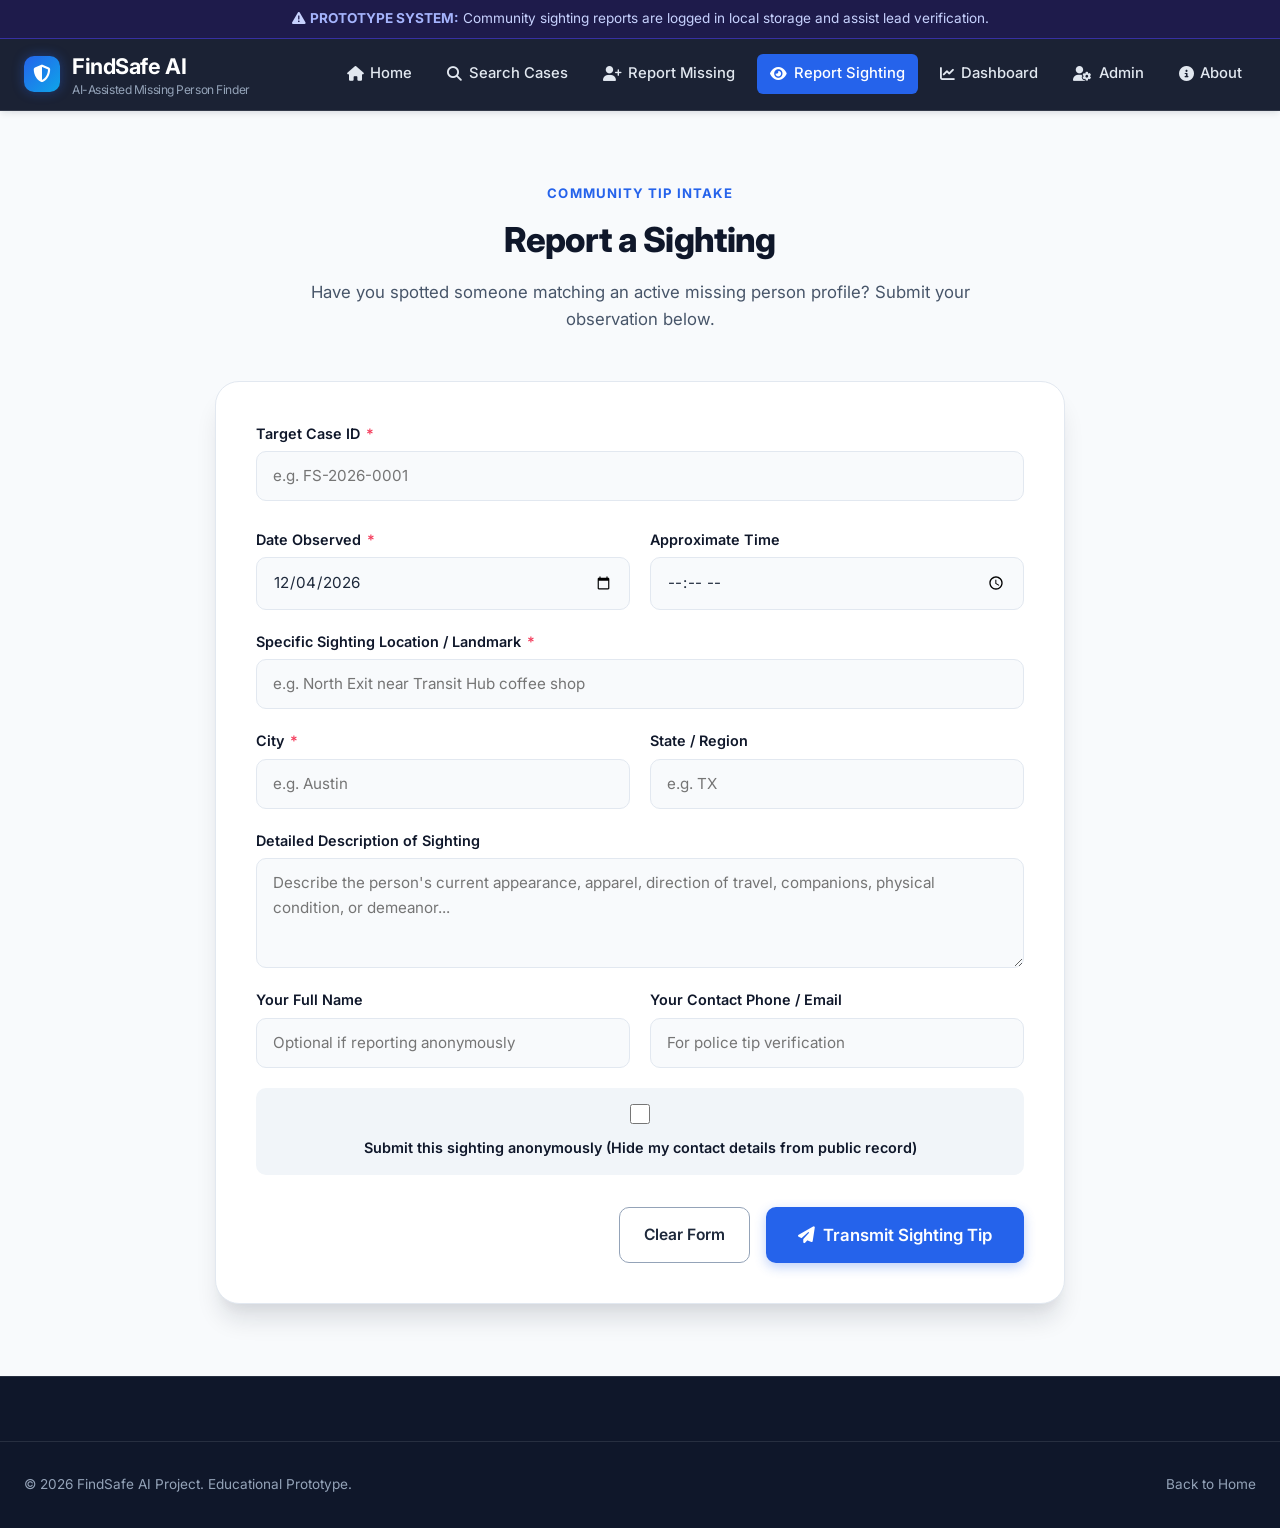
<file: sighting.html>
<!DOCTYPE html>
<html lang="en">
<head>
  <meta charset="UTF-8">
  <meta name="viewport" content="width=device-width, initial-scale=1.0">
  <title>Report Sighting – FindSafe AI</title>

  <link rel="preconnect" href="https://fonts.googleapis.com">
  <link rel="preconnect" href="https://fonts.gstatic.com" crossorigin>
  <link href="https://fonts.googleapis.com/css2?family=Inter:wght@400;500;600;700;800&family=JetBrains+Mono:wght@500;700&display=swap" rel="stylesheet">
  <link rel="stylesheet" href="https://cdnjs.cloudflare.com/ajax/libs/font-awesome/6.4.0/css/all.min.css">

  <link rel="stylesheet" href="css/style.css">
</head>
<body>

  <!-- Disclaimer Bar -->
  <div class="disclaimer-banner">
    <i class="fa-solid fa-triangle-exclamation"></i>
    <strong>PROTOTYPE SYSTEM:</strong> Community sighting reports are logged in local storage and assist lead verification.
  </div>

  <!-- Header -->
  <header class="navbar">
    <div class="container navbar-container">
      <a href="index.html" class="brand-logo">
        <div class="logo-icon"><i class="fa-solid fa-shield-halved"></i></div>
        <div>
          FindSafe AI
          <span class="brand-tagline-sub">AI-Assisted Missing Person Finder</span>
        </div>
      </a>

      <button class="mobile-toggle" aria-label="Toggle navigation menu">
        <i class="fa-solid fa-bars"></i>
      </button>

      <nav>
        <ul class="nav-menu">
          <li><a href="index.html" class="nav-link"><i class="fa-solid fa-house"></i> Home</a></li>
          <li><a href="search.html" class="nav-link"><i class="fa-solid fa-magnifying-glass"></i> Search Cases</a></li>
          <li><a href="report.html" class="nav-link"><i class="fa-solid fa-user-plus"></i> Report Missing</a></li>
          <li><a href="sighting.html" class="nav-link active"><i class="fa-solid fa-eye"></i> Report Sighting</a></li>
          <li><a href="dashboard.html" class="nav-link"><i class="fa-solid fa-chart-line"></i> Dashboard</a></li>
          <li><a href="admin.html" class="nav-link"><i class="fa-solid fa-user-gear"></i> Admin</a></li>
          <li><a href="about.html" class="nav-link"><i class="fa-solid fa-circle-info"></i> About</a></li>
        </ul>
      </nav>
    </div>
  </header>

  <!-- Main Section -->
  <main class="section">
    <div class="container">
      <div class="section-header">
        <span class="section-subtitle">Community Tip Intake</span>
        <h1 class="section-title">Report a Sighting</h1>
        <p class="section-description">Have you spotted someone matching an active missing person profile? Submit your observation below.</p>
      </div>

      <div class="form-card">
        <form id="sighting-report-form">
          <div class="form-grid">
            
            <!-- Case ID Input & Preview -->
            <div class="form-group full-width">
              <label class="form-label" for="sighting-case-id">Target Case ID <span class="required">*</span></label>
              <input type="text" id="sighting-case-id" class="form-control" placeholder="e.g. FS-2026-0001" required>
              <div id="sighting-case-preview"></div>
            </div>

            <!-- Date & Time of Sighting -->
            <div class="form-group">
              <label class="form-label" for="sighting-date">Date Observed <span class="required">*</span></label>
              <input type="date" id="sighting-date" class="form-control" required>
            </div>

            <div class="form-group">
              <label class="form-label" for="sighting-time">Approximate Time</label>
              <input type="time" id="sighting-time" class="form-control">
            </div>

            <!-- Location Details -->
            <div class="form-group full-width">
              <label class="form-label" for="sighting-location">Specific Sighting Location / Landmark <span class="required">*</span></label>
              <input type="text" id="sighting-location" class="form-control" placeholder="e.g. North Exit near Transit Hub coffee shop" required>
            </div>

            <div class="form-group">
              <label class="form-label" for="sighting-city">City <span class="required">*</span></label>
              <input type="text" id="sighting-city" class="form-control" placeholder="e.g. Austin" required>
            </div>

            <div class="form-group">
              <label class="form-label" for="sighting-state">State / Region</label>
              <input type="text" id="sighting-state" class="form-control" placeholder="e.g. TX">
            </div>

            <!-- Observation Description -->
            <div class="form-group full-width">
              <label class="form-label" for="sighting-desc">Detailed Description of Sighting</label>
              <textarea id="sighting-desc" class="form-control" placeholder="Describe the person's current appearance, apparel, direction of travel, companions, physical condition, or demeanor..."></textarea>
            </div>

            <!-- Reporter Info -->
            <div class="form-group">
              <label class="form-label" for="reporter-name">Your Full Name</label>
              <input type="text" id="reporter-name" class="form-control" placeholder="Optional if reporting anonymously">
            </div>

            <div class="form-group">
              <label class="form-label" for="reporter-contact">Your Contact Phone / Email</label>
              <input type="text" id="reporter-contact" class="form-control" placeholder="For police tip verification">
            </div>

            <!-- Anonymous Checkbox -->
            <div class="form-group full-width" style="display: flex; align-items: center; gap: 0.75rem; background: var(--neutral-100); padding: 1rem; border-radius: var(--radius-md);">
              <input type="checkbox" id="anonymous-toggle" style="width: 20px; height: 20px; cursor: pointer;">
              <label for="anonymous-toggle" style="font-size: 0.9rem; font-weight: 600; color: var(--primary-900); cursor: pointer;">
                Submit this sighting anonymously (Hide my contact details from public record)
              </label>
            </div>

          </div>

          <div style="margin-top: 2rem; display: flex; justify-content: flex-end; gap: 1rem;">
            <button type="reset" class="btn btn-outline">Clear Form</button>
            <button type="submit" class="btn btn-primary btn-lg">
              <i class="fa-solid fa-paper-plane"></i> Transmit Sighting Tip
            </button>
          </div>
        </form>
      </div>
    </div>
  </main>

  <!-- Footer -->
  <footer class="footer">
    <div class="container footer-bottom">
      <div>&copy; 2026 FindSafe AI Project. Educational Prototype.</div>
      <div><a href="index.html" style="color:var(--neutral-400);">Back to Home</a></div>
    </div>
  </footer>

  <script src="js/data.js"></script>
  <script src="js/storage.js"></script>
  <script src="js/app.js"></script>
  <script src="js/sightings.js"></script>

  <script>
    document.addEventListener("DOMContentLoaded", () => {
      const dateInput = document.getElementById("sighting-date");
      if (dateInput) {
        dateInput.value = new Date().toISOString().split("T")[0];
      }
    });
  </script>
</body>
</html>
</file>
<file: css/style.css>
/* ==========================================================================
   FindSafe AI - CSS Design System
   Modern Government / Public Safety Technology Theme
   ========================================================================== */

:root {
  /* Color Palette */
  --primary-900: #0f172a;
  --primary-800: #1e293b;
  --primary-700: #334155;
  --primary-600: #475569;
  --primary-500: #64748b;
  
  --accent-600: #1d4ed8;
  --accent-500: #2563eb;
  --accent-400: #3b82f6;
  --accent-100: #dbeafe;
  --accent-50: #eff6ff;

  --cyan-600: #0284c7;
  --cyan-500: #0ea5e9;
  --cyan-100: #e0f2fe;

  --emerald-600: #059669;
  --emerald-500: #10b981;
  --emerald-100: #d1fae5;

  --amber-600: #d97706;
  --amber-500: #f59e0b;
  --amber-100: #fef3c7;

  --rose-600: #e11d48;
  --rose-500: #f43f5e;
  --rose-100: #ffe4e6;

  --neutral-900: #0f172a;
  --neutral-800: #1e293b;
  --neutral-700: #334155;
  --neutral-600: #475569;
  --neutral-400: #94a3b8;
  --neutral-200: #e2e8f0;
  --neutral-100: #f1f5f9;
  --neutral-50: #f8fafc;
  --white: #ffffff;

  /* Fonts & Typography */
  --font-main: 'Inter', -apple-system, BlinkMacSystemFont, "Segoe UI", Roboto, Helvetica, Arial, sans-serif;
  --font-mono: 'JetBrains Mono', Consolas, Monaco, monospace;

  /* Shadows */
  --shadow-sm: 0 1px 2px 0 rgba(0, 0, 0, 0.05);
  --shadow-md: 0 4px 6px -1px rgba(15, 23, 42, 0.08), 0 2px 4px -1px rgba(15, 23, 42, 0.04);
  --shadow-lg: 0 10px 15px -3px rgba(15, 23, 42, 0.1), 0 4px 6px -2px rgba(15, 23, 42, 0.05);
  --shadow-xl: 0 20px 25px -5px rgba(15, 23, 42, 0.12), 0 10px 10px -5px rgba(15, 23, 42, 0.04);

  /* Layout & Geometry */
  --radius-sm: 6px;
  --radius-md: 10px;
  --radius-lg: 16px;
  --radius-xl: 24px;
  --radius-full: 9999px;

  --header-height: 72px;
  --max-width: 1280px;

  --transition: all 0.25s cubic-bezier(0.4, 0, 0.2, 1);
}

/* Reset & Base Styles */
*, *::before, *::after {
  box-sizing: border-box;
  margin: 0;
  padding: 0;
}

html {
  font-family: var(--font-main);
  font-size: 16px;
  color: var(--neutral-800);
  background-color: var(--neutral-50);
  scroll-behavior: smooth;
  -webkit-font-smoothing: antialiased;
}

body {
  min-height: 100vh;
  display: flex;
  flex-direction: column;
  line-height: 1.6;
}

a {
  color: var(--accent-500);
  text-decoration: none;
  transition: var(--transition);
}

a:hover {
  color: var(--accent-600);
}

img {
  max-width: 100%;
  height: auto;
  display: block;
}

button, input, select, textarea {
  font: inherit;
}

/* Container */
.container {
  width: 100%;
  max-width: var(--max-width);
  margin: 0 auto;
  padding: 0 1.5rem;
}

/* Navigation Header */
.navbar {
  background-color: rgba(15, 23, 42, 0.95);
  backdrop-filter: blur(12px);
  color: var(--white);
  height: var(--header-height);
  position: sticky;
  top: 0;
  z-index: 1000;
  border-bottom: 1px solid rgba(255, 255, 255, 0.1);
  box-shadow: var(--shadow-md);
}

.navbar-container {
  display: flex;
  align-items: center;
  justify-content: space-between;
  height: 100%;
}

.brand-logo {
  display: flex;
  align-items: center;
  gap: 0.75rem;
  font-weight: 700;
  font-size: 1.35rem;
  color: var(--white);
  letter-spacing: -0.02em;
}

.brand-logo .logo-icon {
  width: 36px;
  height: 36px;
  background: linear-gradient(135deg, var(--accent-500), var(--cyan-500));
  border-radius: var(--radius-md);
  display: flex;
  align-items: center;
  justify-content: center;
  color: var(--white);
  font-size: 1.1rem;
  box-shadow: 0 0 12px rgba(37, 99, 235, 0.4);
}

.brand-tagline-sub {
  font-size: 0.75rem;
  color: var(--neutral-400);
  font-weight: 400;
  display: block;
  margin-top: -3px;
}

.nav-menu {
  display: flex;
  align-items: center;
  gap: 0.5rem;
  list-style: none;
}

.nav-link {
  color: var(--neutral-200);
  padding: 0.5rem 0.85rem;
  border-radius: var(--radius-sm);
  font-size: 0.925rem;
  font-weight: 500;
  transition: var(--transition);
  display: flex;
  align-items: center;
  gap: 0.4rem;
}

.nav-link:hover, .nav-link.active {
  color: var(--white);
  background-color: rgba(255, 255, 255, 0.1);
}

.nav-link.active {
  background-color: var(--accent-500);
  color: var(--white);
}

.nav-cta {
  background: linear-gradient(135deg, var(--accent-500), var(--accent-600));
  color: var(--white) !important;
  font-weight: 600;
  padding: 0.5rem 1.1rem;
  border-radius: var(--radius-md);
  box-shadow: var(--shadow-sm);
}

.nav-cta:hover {
  box-shadow: 0 4px 12px rgba(37, 99, 235, 0.4);
  transform: translateY(-1px);
}

.mobile-toggle {
  display: none;
  background: none;
  border: none;
  color: var(--white);
  font-size: 1.4rem;
  cursor: pointer;
  padding: 0.5rem;
}

/* Banner / Disclaimer Bar */
.disclaimer-banner {
  background-color: #1e1b4b;
  border-bottom: 1px solid #3730a3;
  color: #c7d2fe;
  font-size: 0.85rem;
  padding: 0.5rem 1rem;
  text-align: center;
}

.disclaimer-banner strong {
  color: #a5b4fc;
}

/* Hero Section */
.hero {
  background: linear-gradient(135deg, var(--primary-900) 0%, var(--primary-800) 50%, #1e1b4b 100%);
  color: var(--white);
  padding: 4.5rem 0 5rem;
  position: relative;
  overflow: hidden;
}

.hero::before {
  content: '';
  position: absolute;
  top: 0;
  left: 0;
  right: 0;
  bottom: 0;
  background: radial-gradient(circle at 70% 30%, rgba(14, 165, 233, 0.15), transparent 60%);
  pointer-events: none;
}

.hero-grid {
  display: grid;
  grid-template-columns: 1.2fr 0.8fr;
  gap: 3rem;
  align-items: center;
}

.hero-badge {
  display: inline-flex;
  align-items: center;
  gap: 0.5rem;
  background: rgba(37, 99, 235, 0.2);
  border: 1px solid rgba(59, 130, 246, 0.4);
  color: var(--accent-100);
  padding: 0.35rem 0.9rem;
  border-radius: var(--radius-full);
  font-size: 0.85rem;
  font-weight: 600;
  margin-bottom: 1.25rem;
}

.hero-title {
  font-size: 3rem;
  font-weight: 800;
  line-height: 1.15;
  letter-spacing: -0.03em;
  margin-bottom: 1.25rem;
}

.hero-title span {
  background: linear-gradient(135deg, #60a5fa, #38bdf8);
  -webkit-background-clip: text;
  -webkit-text-fill-color: transparent;
}

.hero-description {
  font-size: 1.15rem;
  color: var(--neutral-400);
  margin-bottom: 2rem;
  max-width: 600px;
  line-height: 1.7;
}

.hero-actions {
  display: flex;
  gap: 1rem;
  flex-wrap: wrap;
}

/* Buttons */
.btn {
  display: inline-flex;
  align-items: center;
  justify-content: center;
  gap: 0.5rem;
  padding: 0.75rem 1.5rem;
  border-radius: var(--radius-md);
  font-size: 0.975rem;
  font-weight: 600;
  cursor: pointer;
  transition: var(--transition);
  border: none;
  outline: none;
}

.btn-primary {
  background-color: var(--accent-500);
  color: var(--white);
  box-shadow: 0 4px 12px rgba(37, 99, 235, 0.3);
}

.btn-primary:hover {
  background-color: var(--accent-600);
  box-shadow: 0 6px 16px rgba(37, 99, 235, 0.4);
  transform: translateY(-1px);
  color: var(--white);
}

.btn-secondary {
  background-color: rgba(255, 255, 255, 0.1);
  color: var(--white);
  border: 1px solid rgba(255, 255, 255, 0.2);
}

.btn-secondary:hover {
  background-color: rgba(255, 255, 255, 0.2);
  color: var(--white);
}

.btn-outline {
  background-color: transparent;
  color: var(--primary-800);
  border: 1.5px solid var(--neutral-400);
}

.btn-outline:hover {
  border-color: var(--accent-500);
  color: var(--accent-500);
  background-color: var(--accent-50);
}

.btn-danger {
  background-color: var(--rose-600);
  color: var(--white);
}

.btn-danger:hover {
  background-color: #be123c;
  color: var(--white);
}

.btn-success {
  background-color: var(--emerald-600);
  color: var(--white);
}

.btn-success:hover {
  background-color: #047857;
  color: var(--white);
}

.btn-sm {
  padding: 0.4rem 0.85rem;
  font-size: 0.875rem;
  border-radius: var(--radius-sm);
}

.btn-lg {
  padding: 0.9rem 2rem;
  font-size: 1.05rem;
  border-radius: var(--radius-md);
}

/* Stats Cards */
.stats-grid {
  display: grid;
  grid-template-columns: repeat(auto-fit, minmax(220px, 1fr));
  gap: 1.5rem;
  margin-top: -2.5rem;
  position: relative;
  z-index: 10;
}

.stat-card {
  background-color: var(--white);
  padding: 1.5rem;
  border-radius: var(--radius-lg);
  box-shadow: var(--shadow-lg);
  border: 1px solid var(--neutral-200);
  display: flex;
  align-items: center;
  gap: 1.25rem;
  transition: var(--transition);
}

.stat-card:hover {
  transform: translateY(-3px);
  box-shadow: var(--shadow-xl);
}

.stat-icon {
  width: 52px;
  height: 52px;
  border-radius: var(--radius-md);
  display: flex;
  align-items: center;
  justify-content: center;
  font-size: 1.5rem;
  flex-shrink: 0;
}

.stat-icon.primary { background-color: var(--accent-100); color: var(--accent-600); }
.stat-icon.success { background-color: var(--emerald-100); color: var(--emerald-600); }
.stat-icon.warning { background-color: var(--amber-100); color: var(--amber-600); }
.stat-icon.cyan { background-color: var(--cyan-100); color: var(--cyan-600); }

.stat-number {
  font-size: 1.85rem;
  font-weight: 800;
  color: var(--primary-900);
  line-height: 1.1;
}

.stat-label {
  font-size: 0.875rem;
  color: var(--neutral-600);
  font-weight: 500;
  margin-top: 0.25rem;
}

/* Section Common Styles */
.section {
  padding: 4.5rem 0;
}

.section-bg-alt {
  background-color: var(--neutral-100);
}

.section-header {
  text-align: center;
  max-width: 700px;
  margin: 0 auto 3rem;
}

.section-subtitle {
  color: var(--accent-500);
  font-weight: 700;
  text-transform: uppercase;
  font-size: 0.825rem;
  letter-spacing: 0.08em;
  margin-bottom: 0.5rem;
  display: block;
}

.section-title {
  font-size: 2.15rem;
  font-weight: 800;
  color: var(--primary-900);
  letter-spacing: -0.02em;
  margin-bottom: 0.75rem;
}

.section-description {
  color: var(--neutral-600);
  font-size: 1.05rem;
}

/* Cards & Grid */
.cards-grid {
  display: grid;
  grid-template-columns: repeat(auto-fill, minmax(300px, 1fr));
  gap: 1.75rem;
}

.case-card {
  background-color: var(--white);
  border-radius: var(--radius-lg);
  border: 1px solid var(--neutral-200);
  overflow: hidden;
  box-shadow: var(--shadow-md);
  transition: var(--transition);
  display: flex;
  flex-direction: column;
}

.case-card:hover {
  transform: translateY(-4px);
  box-shadow: var(--shadow-xl);
  border-color: var(--accent-400);
}

.case-image-wrapper {
  position: relative;
  width: 100%;
  height: 230px;
  background-color: var(--neutral-900);
  overflow: hidden;
}

.case-image {
  width: 100%;
  height: 100%;
  object-fit: cover;
  transition: transform 0.4s ease;
}

.case-card:hover .case-image {
  transform: scale(1.05);
}

.case-badge {
  position: absolute;
  top: 1rem;
  right: 1rem;
  padding: 0.3rem 0.75rem;
  border-radius: var(--radius-full);
  font-size: 0.775rem;
  font-weight: 700;
  text-transform: uppercase;
  letter-spacing: 0.04em;
  box-shadow: var(--shadow-sm);
}

.badge-active { background-color: var(--rose-100); color: var(--rose-600); border: 1px solid var(--rose-500); }
.badge-investigation { background-color: var(--amber-100); color: var(--amber-600); border: 1px solid var(--amber-500); }
.badge-match { background-color: var(--cyan-100); color: var(--cyan-600); border: 1px solid var(--cyan-500); }
.badge-found { background-color: var(--emerald-100); color: var(--emerald-600); border: 1px solid var(--emerald-500); }
.badge-closed { background-color: var(--neutral-200); color: var(--neutral-700); }

.case-id-tag {
  position: absolute;
  bottom: 0.75rem;
  left: 0.75rem;
  background-color: rgba(15, 23, 42, 0.85);
  backdrop-filter: blur(4px);
  color: var(--white);
  font-family: var(--font-mono);
  font-size: 0.775rem;
  padding: 0.25rem 0.6rem;
  border-radius: var(--radius-sm);
}

.case-content {
  padding: 1.35rem;
  display: flex;
  flex-direction: column;
  flex-grow: 1;
}

.case-name {
  font-size: 1.3rem;
  font-weight: 700;
  color: var(--primary-900);
  margin-bottom: 0.4rem;
}

.case-meta-grid {
  display: grid;
  grid-template-columns: 1fr 1fr;
  gap: 0.5rem 1rem;
  font-size: 0.875rem;
  color: var(--neutral-600);
  margin: 0.85rem 0 1.25rem;
  padding-bottom: 0.85rem;
  border-bottom: 1px solid var(--neutral-200);
}

.case-meta-item {
  display: flex;
  align-items: center;
  gap: 0.4rem;
}

.case-meta-item i {
  color: var(--accent-500);
  font-size: 0.95rem;
}

.case-actions {
  margin-top: auto;
  display: flex;
  gap: 0.5rem;
}

.case-actions .btn {
  flex: 1;
}

/* Timeline / How it Works */
.workflow-grid {
  display: grid;
  grid-template-columns: repeat(auto-fit, minmax(220px, 1fr));
  gap: 1.5rem;
}

.workflow-step {
  background-color: var(--white);
  padding: 1.75rem 1.25rem;
  border-radius: var(--radius-lg);
  border: 1px solid var(--neutral-200);
  text-align: center;
  position: relative;
  box-shadow: var(--shadow-sm);
  transition: var(--transition);
}

.workflow-step:hover {
  transform: translateY(-3px);
  border-color: var(--accent-400);
  box-shadow: var(--shadow-md);
}

.step-number {
  width: 44px;
  height: 44px;
  background: linear-gradient(135deg, var(--accent-500), var(--cyan-500));
  color: var(--white);
  border-radius: var(--radius-full);
  display: flex;
  align-items: center;
  justify-content: center;
  font-weight: 800;
  font-size: 1.15rem;
  margin: 0 auto 1.25rem;
  box-shadow: 0 0 10px rgba(37, 99, 235, 0.3);
}

.step-title {
  font-size: 1.1rem;
  font-weight: 700;
  color: var(--primary-900);
  margin-bottom: 0.5rem;
}

.step-desc {
  font-size: 0.875rem;
  color: var(--neutral-600);
}

/* Forms */
.form-card {
  background-color: var(--white);
  border-radius: var(--radius-xl);
  padding: 2.5rem;
  box-shadow: var(--shadow-xl);
  border: 1px solid var(--neutral-200);
  max-width: 850px;
  margin: 0 auto;
}

.form-grid {
  display: grid;
  grid-template-columns: 1fr 1fr;
  gap: 1.25rem;
}

.form-group {
  display: flex;
  flex-direction: column;
  gap: 0.4rem;
}

.form-group.full-width {
  grid-column: 1 / -1;
}

.form-label {
  font-size: 0.9rem;
  font-weight: 600;
  color: var(--primary-900);
}

.form-label span.required {
  color: var(--rose-500);
  margin-left: 2px;
}

.form-control {
  width: 100%;
  padding: 0.75rem 1rem;
  border: 1.5px solid var(--neutral-200);
  border-radius: var(--radius-md);
  background-color: var(--neutral-50);
  color: var(--neutral-800);
  font-size: 0.95rem;
  transition: var(--transition);
}

.form-control:focus {
  outline: none;
  border-color: var(--accent-500);
  background-color: var(--white);
  box-shadow: 0 0 0 3px rgba(37, 99, 235, 0.15);
}

.form-control.is-invalid {
  border-color: var(--rose-500);
  background-color: var(--rose-100);
}

.invalid-feedback {
  font-size: 0.8rem;
  color: var(--rose-600);
  margin-top: 0.2rem;
}

textarea.form-control {
  min-height: 110px;
  resize: vertical;
}

/* Upload Dropzone */
.upload-dropzone {
  border: 2px dashed var(--neutral-300);
  border-radius: var(--radius-lg);
  padding: 2rem 1.5rem;
  text-align: center;
  background-color: var(--neutral-50);
  cursor: pointer;
  transition: var(--transition);
  position: relative;
}

.upload-dropzone:hover, .upload-dropzone.dragover {
  border-color: var(--accent-500);
  background-color: var(--accent-50);
}

.upload-icon {
  font-size: 2.25rem;
  color: var(--accent-500);
  margin-bottom: 0.75rem;
}

.upload-preview {
  max-height: 200px;
  max-width: 200px;
  border-radius: var(--radius-md);
  margin: 1rem auto 0;
  object-fit: cover;
  box-shadow: var(--shadow-md);
}

/* AI Matching Simulator Box */
.matching-container {
  background-color: var(--primary-900);
  color: var(--white);
  border-radius: var(--radius-xl);
  padding: 2.5rem;
  box-shadow: var(--shadow-xl);
}

.pipeline-steps {
  display: flex;
  justify-content: space-between;
  margin: 2rem 0;
  position: relative;
}

.pipeline-steps::before {
  content: '';
  position: absolute;
  top: 20px;
  left: 10%;
  right: 10%;
  height: 3px;
  background-color: var(--primary-700);
  z-index: 1;
}

.pipeline-progress {
  position: absolute;
  top: 20px;
  left: 10%;
  height: 3px;
  background: linear-gradient(90deg, var(--accent-500), var(--cyan-500));
  z-index: 2;
  transition: width 0.6s ease;
  width: 0%;
}

.pipe-step {
  position: relative;
  z-index: 3;
  text-align: center;
  flex: 1;
}

.pipe-dot {
  width: 42px;
  height: 42px;
  border-radius: var(--radius-full);
  background-color: var(--primary-800);
  border: 3px solid var(--primary-700);
  color: var(--neutral-400);
  display: flex;
  align-items: center;
  justify-content: center;
  margin: 0 auto 0.5rem;
  font-weight: 700;
  transition: var(--transition);
}

.pipe-step.active .pipe-dot {
  background-color: var(--accent-500);
  border-color: var(--cyan-500);
  color: var(--white);
  box-shadow: 0 0 15px rgba(14, 165, 233, 0.6);
}

.pipe-step.completed .pipe-dot {
  background-color: var(--emerald-600);
  border-color: var(--emerald-500);
  color: var(--white);
}

.pipe-label {
  font-size: 0.8rem;
  color: var(--neutral-400);
  font-weight: 500;
}

.pipe-step.active .pipe-label {
  color: var(--cyan-500);
  font-weight: 700;
}

/* Match Viewer Comparison */
.match-comparison-grid {
  display: grid;
  grid-template-columns: 1fr 120px 1fr;
  gap: 1.5rem;
  align-items: center;
  margin: 2rem 0;
}

.compare-box {
  background-color: var(--primary-800);
  border-radius: var(--radius-lg);
  padding: 1.25rem;
  border: 1px solid var(--primary-700);
  text-align: center;
}

.compare-img {
  width: 100%;
  height: 220px;
  object-fit: cover;
  border-radius: var(--radius-md);
  margin-bottom: 0.75rem;
}

.similarity-meter-center {
  text-align: center;
}

.score-circle {
  width: 90px;
  height: 90px;
  border-radius: var(--radius-full);
  background: radial-gradient(circle, var(--primary-800), var(--primary-900));
  border: 4px solid var(--cyan-500);
  display: flex;
  flex-direction: column;
  align-items: center;
  justify-content: center;
  margin: 0 auto;
  box-shadow: 0 0 20px rgba(14, 165, 233, 0.4);
}

.score-percent {
  font-size: 1.6rem;
  font-weight: 800;
  color: var(--white);
  line-height: 1;
}

.score-text {
  font-size: 0.65rem;
  text-transform: uppercase;
  color: var(--cyan-500);
  font-weight: 700;
}

/* Scanner Laser Line Animation */
.scanner-overlay {
  position: relative;
  overflow: hidden;
}

.scanner-overlay::after {
  content: '';
  position: absolute;
  top: 0;
  left: 0;
  right: 0;
  height: 4px;
  background: linear-gradient(90deg, transparent, var(--cyan-500), transparent);
  box-shadow: 0 0 12px var(--cyan-500);
  animation: scanAnim 2s infinite ease-in-out;
  display: none;
}

.scanner-overlay.scanning::after {
  display: block;
}

@keyframes scanAnim {
  0% { top: 0%; }
  50% { top: 100%; }
  100% { top: 0%; }
}

/* Modals */
.modal-overlay {
  position: fixed;
  top: 0;
  left: 0;
  right: 0;
  bottom: 0;
  background-color: rgba(15, 23, 42, 0.75);
  backdrop-filter: blur(6px);
  z-index: 2000;
  display: flex;
  align-items: center;
  justify-content: center;
  padding: 1.5rem;
  opacity: 0;
  visibility: hidden;
  transition: var(--transition);
}

.modal-overlay.active {
  opacity: 1;
  visibility: visible;
}

.modal-dialog {
  background-color: var(--white);
  border-radius: var(--radius-xl);
  width: 100%;
  max-width: 650px;
  max-height: 90vh;
  overflow-y: auto;
  box-shadow: var(--shadow-xl);
  transform: translateY(20px);
  transition: var(--transition);
}

.modal-overlay.active .modal-dialog {
  transform: translateY(0);
}

.modal-header {
  padding: 1.25rem 1.75rem;
  border-bottom: 1px solid var(--neutral-200);
  display: flex;
  align-items: center;
  justify-content: space-between;
}

.modal-title {
  font-size: 1.25rem;
  font-weight: 700;
  color: var(--primary-900);
}

.modal-close {
  background: none;
  border: none;
  font-size: 1.4rem;
  color: var(--neutral-400);
  cursor: pointer;
  padding: 0.25rem;
  border-radius: var(--radius-sm);
  transition: var(--transition);
}

.modal-close:hover {
  color: var(--primary-900);
  background-color: var(--neutral-100);
}

.modal-body {
  padding: 1.75rem;
}

.modal-footer {
  padding: 1rem 1.75rem;
  border-top: 1px solid var(--neutral-200);
  display: flex;
  justify-content: flex-end;
  gap: 0.75rem;
  background-color: var(--neutral-50);
  border-bottom-left-radius: var(--radius-xl);
  border-bottom-right-radius: var(--radius-xl);
}

/* Toast Notifications */
.toast-container {
  position: fixed;
  bottom: 2rem;
  right: 2rem;
  z-index: 3000;
  display: flex;
  flex-direction: column;
  gap: 0.75rem;
  max-width: 380px;
}

.toast {
  background-color: var(--primary-900);
  color: var(--white);
  padding: 1rem 1.25rem;
  border-radius: var(--radius-md);
  box-shadow: var(--shadow-xl);
  display: flex;
  align-items: center;
  gap: 0.85rem;
  border-left: 4px solid var(--accent-500);
  animation: toastIn 0.3s cubic-bezier(0.4, 0, 0.2, 1);
}

.toast.toast-success { border-left-color: var(--emerald-500); }
.toast.toast-warning { border-left-color: var(--amber-500); }
.toast.toast-danger { border-left-color: var(--rose-500); }

@keyframes toastIn {
  from { transform: translateX(100%); opacity: 0; }
  to { transform: translateX(0); opacity: 1; }
}

/* Dashboard & Admin Tables */
.table-responsive {
  width: 100%;
  overflow-x: auto;
  background-color: var(--white);
  border-radius: var(--radius-lg);
  border: 1px solid var(--neutral-200);
  box-shadow: var(--shadow-sm);
}

.data-table {
  width: 100%;
  border-collapse: collapse;
  text-align: left;
  font-size: 0.9rem;
}

.data-table th {
  background-color: var(--neutral-100);
  color: var(--primary-900);
  font-weight: 700;
  padding: 0.9rem 1.25rem;
  border-bottom: 1px solid var(--neutral-200);
}

.data-table td {
  padding: 1rem 1.25rem;
  border-bottom: 1px solid var(--neutral-200);
  color: var(--neutral-700);
}

.data-table tbody tr:hover {
  background-color: var(--neutral-50);
}

/* Leaflet Map Styling */
#map, .map-container {
  width: 100%;
  height: 480px;
  border-radius: var(--radius-xl);
  overflow: hidden;
  box-shadow: var(--shadow-lg);
  border: 1px solid var(--neutral-200);
  background-color: var(--neutral-200);
}

.map-fallback-list {
  padding: 1.5rem;
  background-color: var(--white);
  border-radius: var(--radius-lg);
  border: 1px solid var(--neutral-200);
}

/* Footer */
.footer {
  background-color: var(--primary-900);
  color: var(--neutral-400);
  padding: 4rem 0 2rem;
  margin-top: auto;
  border-top: 1px solid rgba(255, 255, 255, 0.1);
}

.footer-grid {
  display: grid;
  grid-template-columns: 2fr repeat(3, 1fr);
  gap: 3rem;
  margin-bottom: 3rem;
}

.footer-brand .brand-logo {
  margin-bottom: 1rem;
}

.footer-title {
  color: var(--white);
  font-weight: 700;
  font-size: 1rem;
  margin-bottom: 1.25rem;
}

.footer-links {
  list-style: none;
  display: flex;
  flex-direction: column;
  gap: 0.65rem;
  font-size: 0.9rem;
}

.footer-links a {
  color: var(--neutral-400);
}

.footer-links a:hover {
  color: var(--white);
}

.footer-bottom {
  padding-top: 2rem;
  border-top: 1px solid rgba(255, 255, 255, 0.1);
  display: flex;
  justify-content: space-between;
  align-items: center;
  font-size: 0.85rem;
}

/* Filter Controls Toolbar */
.toolbar-card {
  background-color: var(--white);
  border-radius: var(--radius-lg);
  padding: 1.25rem 1.5rem;
  box-shadow: var(--shadow-sm);
  border: 1px solid var(--neutral-200);
  margin-bottom: 2rem;
  display: flex;
  gap: 1rem;
  align-items: center;
  flex-wrap: wrap;
}

.filter-pills {
  display: flex;
  gap: 0.5rem;
  flex-wrap: wrap;
}

.filter-pill {
  padding: 0.4rem 1rem;
  border-radius: var(--radius-full);
  font-size: 0.875rem;
  font-weight: 600;
  background-color: var(--neutral-100);
  color: var(--neutral-600);
  cursor: pointer;
  border: 1px solid var(--neutral-200);
  transition: var(--transition);
}

.filter-pill.active, .filter-pill:hover {
  background-color: var(--accent-500);
  color: var(--white);
  border-color: var(--accent-500);
}

/* Responsive Rules */
@media (max-width: 1024px) {
  .hero-grid {
    grid-template-columns: 1fr;
    gap: 2rem;
  }
  .footer-grid {
    grid-template-columns: 1fr 1fr;
  }
  .match-comparison-grid {
    grid-template-columns: 1fr;
  }
}

@media (max-width: 768px) {
  .mobile-toggle {
    display: block;
  }
  .nav-menu {
    display: none;
    position: absolute;
    top: var(--header-height);
    left: 0;
    right: 0;
    background-color: var(--primary-900);
    flex-direction: column;
    padding: 1.5rem;
    border-bottom: 1px solid rgba(255, 255, 255, 0.1);
    box-shadow: var(--shadow-xl);
  }
  .nav-menu.active {
    display: flex;
  }
  .form-grid {
    grid-template-columns: 1fr;
  }
  .hero-title {
    font-size: 2.25rem;
  }
  .footer-grid {
    grid-template-columns: 1fr;
  }
  .footer-bottom {
    flex-direction: column;
    gap: 1rem;
    text-align: center;
  }
}
</file>
